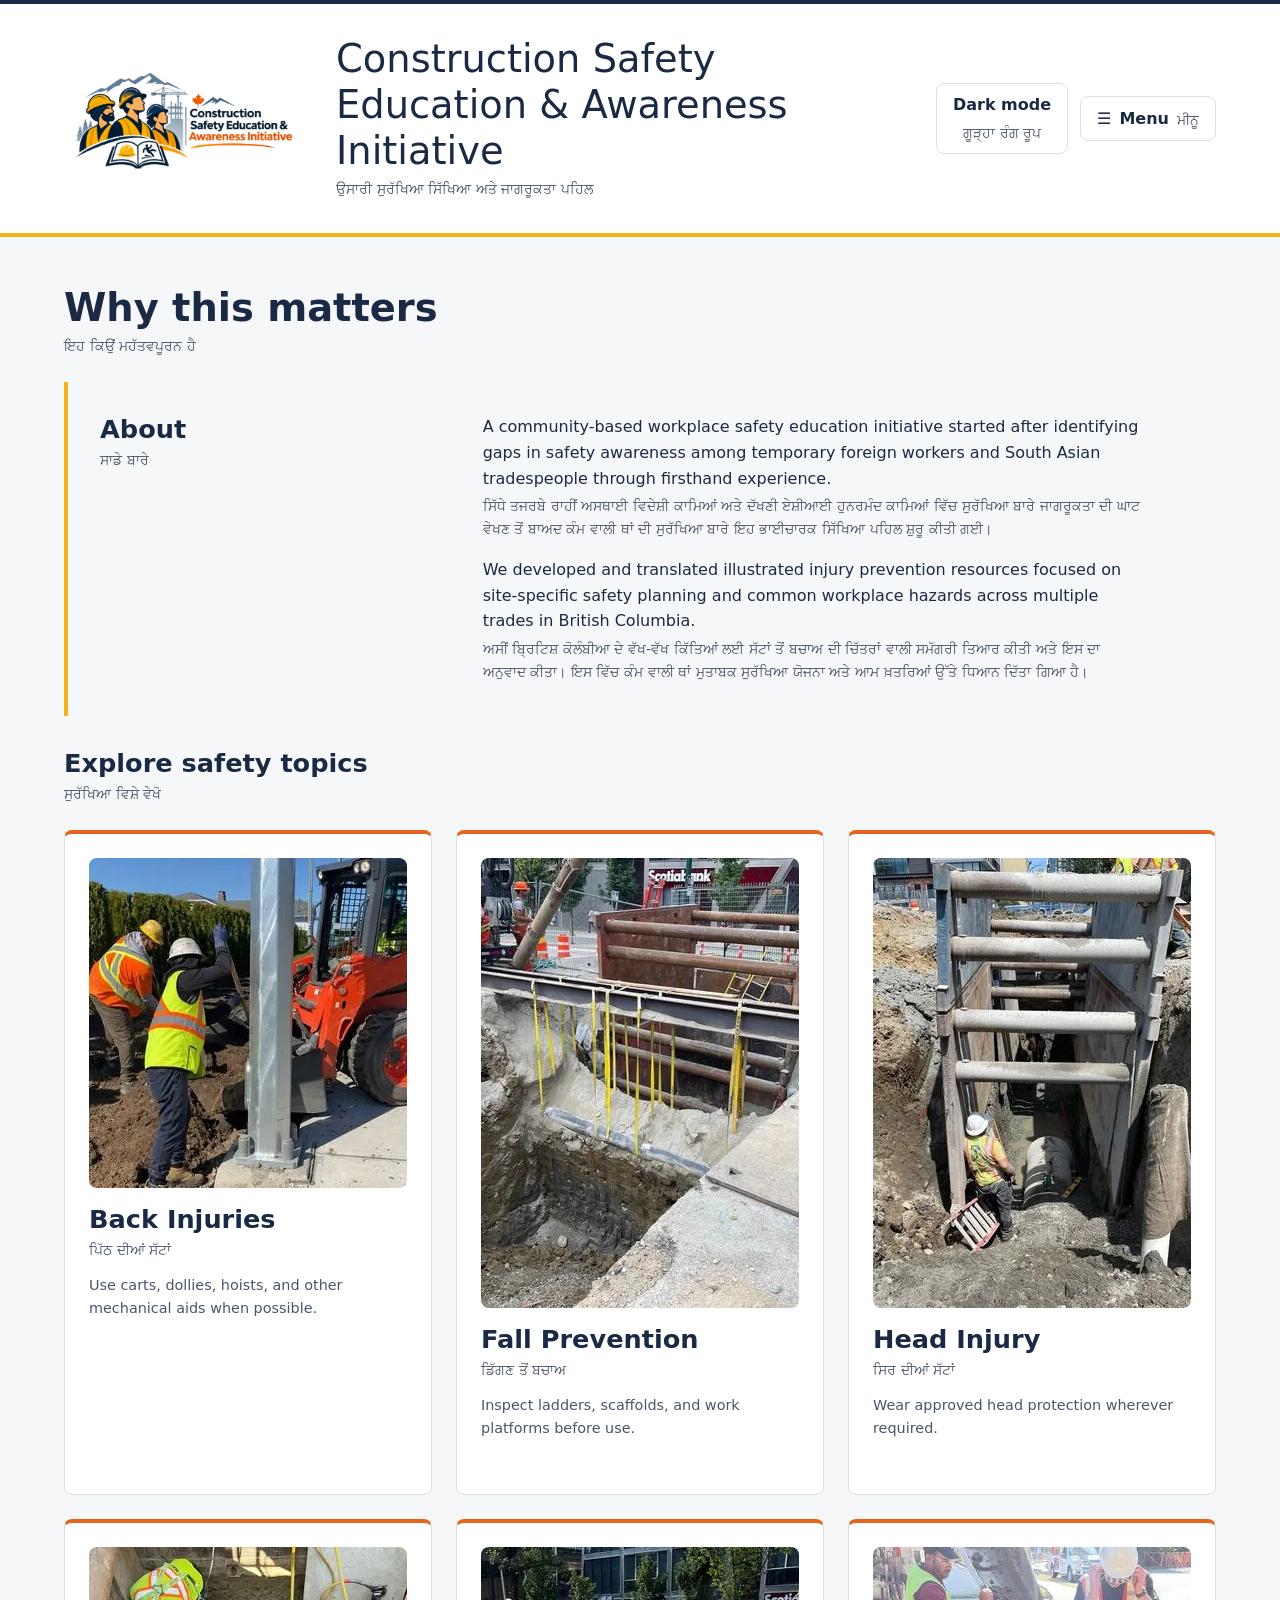
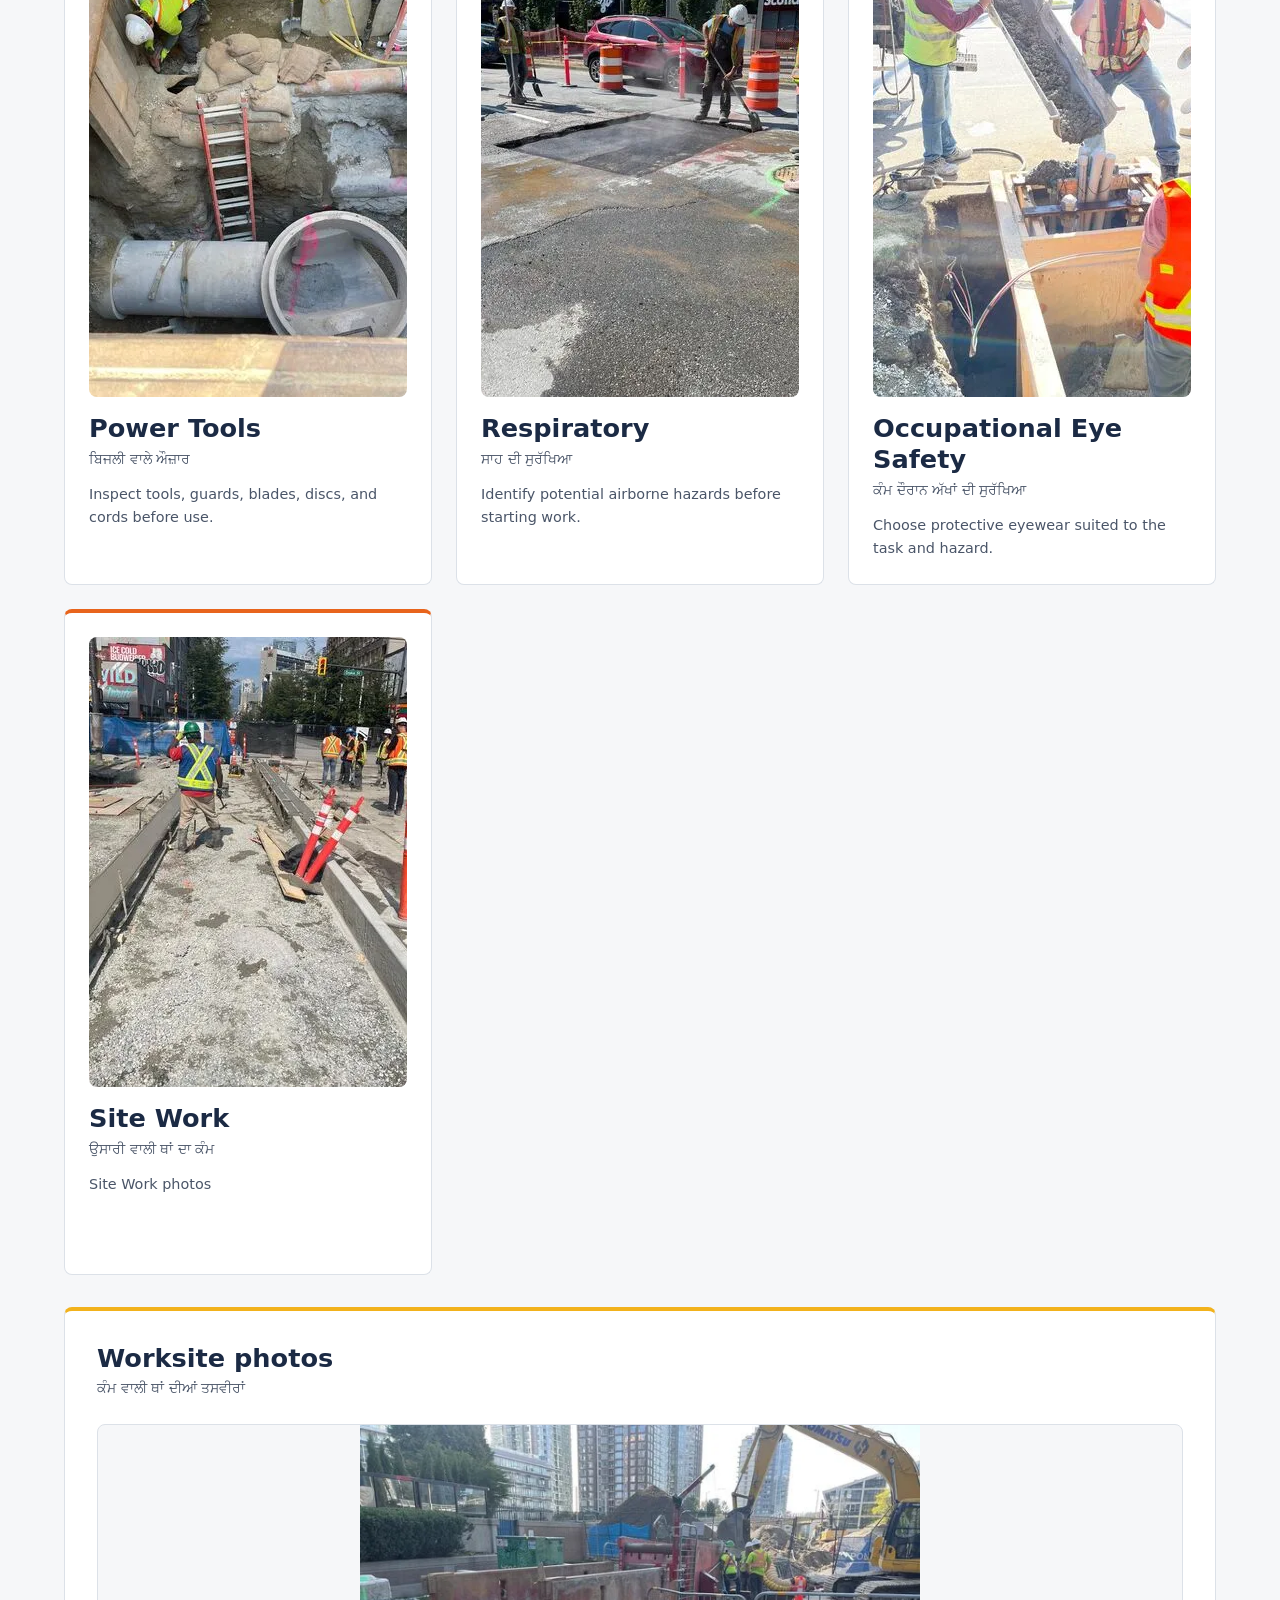
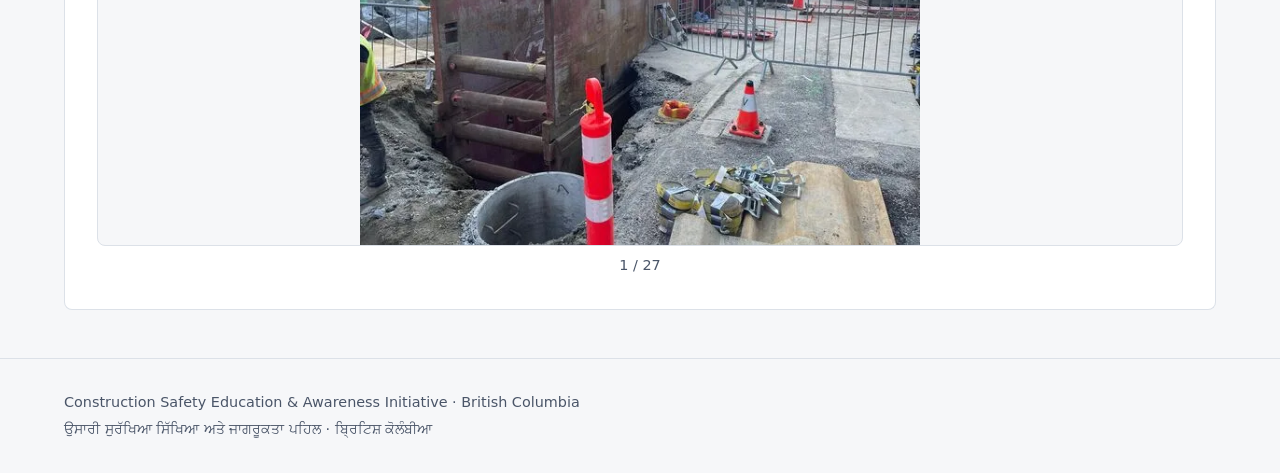
<file: index.html>
<!DOCTYPE html>
<html lang="en">
<head>
  <meta charset="utf-8">
  <meta name="viewport" content="width=device-width, initial-scale=1">
  <title>Why this matters | Construction Safety Education &amp; Awareness Initiative</title>
  <link rel="icon" type="image/png" sizes="32x32" href="images/favicon-32.png">
  <link rel="apple-touch-icon" href="images/apple-touch-icon.png">
  <link rel="stylesheet" href="css/style.css?v=20261118d">
</head>
<body>
  <header class="site-header">
    <div class="container header-inner">
      <a href="index.html" aria-label="Construction Safety Education &amp; Awareness Initiative home"><img src="images/logo-small.webp" srcset="images/logo-small.webp 1x, images/logo.webp 2x" alt="Construction Safety Education &amp; Awareness Initiative logo" class="site-logo" width="600" height="307"></a>
      <a class="site-title" href="index.html">Construction Safety Education &amp; Awareness Initiative<span class="pa" lang="pa">ਉਸਾਰੀ ਸੁਰੱਖਿਆ ਸਿੱਖਿਆ ਅਤੇ ਜਾਗਰੂਕਤਾ ਪਹਿਲ</span></a>
      <div class="header-actions">
        <button type="button" id="theme-toggle" aria-pressed="false" hidden>Dark mode<span class="pa" lang="pa">ਗੂੜ੍ਹਾ ਰੰਗ ਰੂਪ</span></button>
        <button type="button" id="menu-toggle" aria-expanded="false" aria-controls="site-nav"><span aria-hidden="true">☰</span> Menu<span class="pa" lang="pa">ਮੀਨੂ</span></button>
      </div>
    </div>
    <nav id="site-nav" class="container site-nav" aria-label="Main navigation / ਮੁੱਖ ਨੈਵੀਗੇਸ਼ਨ">
      <ul>
        <li><a href="index.html" aria-current="page">Home</a></li>
        <li><a href="back-injuries.html">Back Injuries</a></li>
        <li><a href="fall-prevention.html">Fall Prevention</a></li>
        <li><a href="head-injury.html">Head Injury</a></li>
        <li><a href="power-tools.html">Power Tools</a></li>
        <li><a href="respiratory.html">Respiratory</a></li>
        <li><a href="eye-safety.html">Occupational Eye Safety</a></li>
        <li><a href="site-work.html">Site Work</a></li>
      </ul>
    </nav>
  </header>
  <main class="container">
    <h1 class="topic-heading">Why this matters<span class="pa" lang="pa">ਇਹ ਕਿਉਂ ਮਹੱਤਵਪੂਰਨ ਹੈ</span></h1>
    <section id="about" aria-labelledby="about-heading">
      <h2 id="about-heading">About<span class="pa" lang="pa">ਸਾਡੇ ਬਾਰੇ</span></h2>
      <div class="about-text">
        <p>A community-based workplace safety education initiative started after identifying gaps in safety awareness among temporary foreign workers and South Asian tradespeople through firsthand experience.<span class="pa" lang="pa">ਸਿੱਧੇ ਤਜਰਬੇ ਰਾਹੀਂ ਅਸਥਾਈ ਵਿਦੇਸ਼ੀ ਕਾਮਿਆਂ ਅਤੇ ਦੱਖਣੀ ਏਸ਼ੀਆਈ ਹੁਨਰਮੰਦ ਕਾਮਿਆਂ ਵਿੱਚ ਸੁਰੱਖਿਆ ਬਾਰੇ ਜਾਗਰੂਕਤਾ ਦੀ ਘਾਟ ਵੇਖਣ ਤੋਂ ਬਾਅਦ ਕੰਮ ਵਾਲੀ ਥਾਂ ਦੀ ਸੁਰੱਖਿਆ ਬਾਰੇ ਇਹ ਭਾਈਚਾਰਕ ਸਿੱਖਿਆ ਪਹਿਲ ਸ਼ੁਰੂ ਕੀਤੀ ਗਈ।</span></p>
        <p>We developed and translated illustrated injury prevention resources focused on site-specific safety planning and common workplace hazards across multiple trades in British Columbia.<span class="pa" lang="pa">ਅਸੀਂ ਬ੍ਰਿਟਿਸ਼ ਕੋਲੰਬੀਆ ਦੇ ਵੱਖ-ਵੱਖ ਕਿੱਤਿਆਂ ਲਈ ਸੱਟਾਂ ਤੋਂ ਬਚਾਅ ਦੀ ਚਿੱਤਰਾਂ ਵਾਲੀ ਸਮੱਗਰੀ ਤਿਆਰ ਕੀਤੀ ਅਤੇ ਇਸ ਦਾ ਅਨੁਵਾਦ ਕੀਤਾ। ਇਸ ਵਿੱਚ ਕੰਮ ਵਾਲੀ ਥਾਂ ਮੁਤਾਬਕ ਸੁਰੱਖਿਆ ਯੋਜਨਾ ਅਤੇ ਆਮ ਖ਼ਤਰਿਆਂ ਉੱਤੇ ਧਿਆਨ ਦਿੱਤਾ ਗਿਆ ਹੈ।</span></p>
      </div>
    </section>
    <section aria-labelledby="topics-heading">
      <h2 id="topics-heading">Explore safety topics<span class="pa" lang="pa">ਸੁਰੱਖਿਆ ਵਿਸ਼ੇ ਵੇਖੋ</span></h2>
      <ul class="topic-grid">
        <li>
          <a class="topic-card" href="back-injuries.html">
            <img class="topic-card-img" src="images/photo-10-thumb.webp" alt="" loading="lazy" width="600" height="330">
            <span class="topic-card-title">Back Injuries<span class="pa" lang="pa">ਪਿੱਠ ਦੀਆਂ ਸੱਟਾਂ</span></span>
            <span class="topic-card-desc">Use carts, dollies, hoists, and other mechanical aids when possible.</span>
          </a>
        </li>
        <li>
          <a class="topic-card" href="fall-prevention.html">
            <img class="topic-card-img" src="images/photo-12-thumb.webp" alt="" loading="lazy" width="600" height="450">
            <span class="topic-card-title">Fall Prevention<span class="pa" lang="pa">ਡਿੱਗਣ ਤੋਂ ਬਚਾਅ</span></span>
            <span class="topic-card-desc">Inspect ladders, scaffolds, and work platforms before use.</span>
          </a>
        </li>
        <li>
          <a class="topic-card" href="head-injury.html">
            <img class="topic-card-img" src="images/photo-03-thumb.webp" alt="" loading="lazy" width="600" height="450">
            <span class="topic-card-title">Head Injury<span class="pa" lang="pa">ਸਿਰ ਦੀਆਂ ਸੱਟਾਂ</span></span>
            <span class="topic-card-desc">Wear approved head protection wherever required.</span>
          </a>
        </li>
        <li>
          <a class="topic-card" href="power-tools.html">
            <img class="topic-card-img" src="images/photo-02-thumb.webp" alt="" loading="lazy" width="600" height="450">
            <span class="topic-card-title">Power Tools<span class="pa" lang="pa">ਬਿਜਲੀ ਵਾਲੇ ਔਜ਼ਾਰ</span></span>
            <span class="topic-card-desc">Inspect tools, guards, blades, discs, and cords before use.</span>
          </a>
        </li>
        <li>
          <a class="topic-card" href="respiratory.html">
            <img class="topic-card-img" src="images/photo-08-thumb.webp" alt="" loading="lazy" width="600" height="450">
            <span class="topic-card-title">Respiratory<span class="pa" lang="pa">ਸਾਹ ਦੀ ਸੁਰੱਖਿਆ</span></span>
            <span class="topic-card-desc">Identify potential airborne hazards before starting work.</span>
          </a>
        </li>
        <li>
          <a class="topic-card" href="eye-safety.html">
            <img class="topic-card-img" src="images/photo-21-thumb.webp" alt="" loading="lazy" width="600" height="450">
            <span class="topic-card-title">Occupational Eye Safety<span class="pa" lang="pa">ਕੰਮ ਦੌਰਾਨ ਅੱਖਾਂ ਦੀ ਸੁਰੱਖਿਆ</span></span>
            <span class="topic-card-desc">Choose protective eyewear suited to the task and hazard.</span>
          </a>
        </li>
        <li>
          <a class="topic-card" href="site-work.html">
            <img class="topic-card-img" src="images/photo-04-thumb.webp" alt="" loading="lazy" width="600" height="450">
            <span class="topic-card-title">Site Work<span class="pa" lang="pa">ਉਸਾਰੀ ਵਾਲੀ ਥਾਂ ਦਾ ਕੰਮ</span></span>
            <span class="topic-card-desc">Site Work photos</span>
          </a>
        </li>
      </ul>
    </section>
    <section id="photos" aria-labelledby="photos-heading">
      <h2 id="photos-heading">Worksite photos<span class="pa" lang="pa">ਕੰਮ ਵਾਲੀ ਥਾਂ ਦੀਆਂ ਤਸਵੀਰਾਂ</span></h2>
      <div class="slideshow" role="group" aria-roledescription="carousel / ਤਸਵੀਰਾਂ ਦੀ ਲੜੀ" aria-label="Worksite photos">
        <div class="slideshow-stage"><ul class="slides">
          <li class="is-active"><a class="photo-link" href="images/photo-01.webp"><img src="images/photo-01-thumb.webp" alt="Construction worksite photo 1" loading="lazy" width="600" height="450"></a></li>
          <li><a class="photo-link" href="images/photo-02.webp"><img src="images/photo-02-thumb.webp" alt="Construction worksite photo 2" loading="lazy" width="600" height="450"></a></li>
          <li><a class="photo-link" href="images/photo-03.webp"><img src="images/photo-03-thumb.webp" alt="Construction worksite photo 3" loading="lazy" width="600" height="450"></a></li>
          <li><a class="photo-link" href="images/photo-04.webp"><img src="images/photo-04-thumb.webp" alt="Construction worksite photo 4" loading="lazy" width="600" height="450"></a></li>
          <li><a class="photo-link" href="images/photo-05.webp"><img src="images/photo-05-thumb.webp" alt="Construction worksite photo 5" loading="lazy" width="600" height="450"></a></li>
          <li><a class="photo-link" href="images/photo-06.webp"><img src="images/photo-06-thumb.webp" alt="Construction worksite photo 6" loading="lazy" width="600" height="450"></a></li>
          <li><a class="photo-link" href="images/photo-07.webp"><img src="images/photo-07-thumb.webp" alt="Construction worksite photo 7" loading="lazy" width="600" height="450"></a></li>
          <li><a class="photo-link" href="images/photo-08.webp"><img src="images/photo-08-thumb.webp" alt="Construction worksite photo 8" loading="lazy" width="600" height="450"></a></li>
          <li><a class="photo-link" href="images/photo-09.webp"><img src="images/photo-09-thumb.webp" alt="Construction worksite photo 9" loading="lazy" width="600" height="450"></a></li>
          <li><a class="photo-link" href="images/photo-10.webp"><img src="images/photo-10-thumb.webp" alt="Construction worksite photo 10" loading="lazy" width="600" height="450"></a></li>
          <li><a class="photo-link" href="images/photo-11.webp"><img src="images/photo-11-thumb.webp" alt="Construction worksite photo 11" loading="lazy" width="600" height="450"></a></li>
          <li><a class="photo-link" href="images/photo-12.webp"><img src="images/photo-12-thumb.webp" alt="Construction worksite photo 12" loading="lazy" width="600" height="450"></a></li>
          <li><a class="photo-link" href="images/photo-13.webp"><img src="images/photo-13-thumb.webp" alt="Construction worksite photo 13" loading="lazy" width="600" height="450"></a></li>
          <li><a class="photo-link" href="images/photo-14.webp"><img src="images/photo-14-thumb.webp" alt="Construction worksite photo 14" loading="lazy" width="600" height="450"></a></li>
          <li><a class="photo-link" href="images/photo-15.webp"><img src="images/photo-15-thumb.webp" alt="Construction worksite photo 15" loading="lazy" width="600" height="450"></a></li>
          <li><a class="photo-link" href="images/photo-16.webp"><img src="images/photo-16-thumb.webp" alt="Construction worksite photo 16" loading="lazy" width="600" height="450"></a></li>
          <li><a class="photo-link" href="images/photo-17.webp"><img src="images/photo-17-thumb.webp" alt="Construction worksite photo 17" loading="lazy" width="600" height="450"></a></li>
          <li><a class="photo-link" href="images/photo-18.webp"><img src="images/photo-18-thumb.webp" alt="Construction worksite photo 18" loading="lazy" width="600" height="450"></a></li>
          <li><a class="photo-link" href="images/photo-19.webp"><img src="images/photo-19-thumb.webp" alt="Construction worksite photo 19" loading="lazy" width="600" height="450"></a></li>
          <li><a class="photo-link" href="images/photo-20.webp"><img src="images/photo-20-thumb.webp" alt="Construction worksite photo 20" loading="lazy" width="600" height="450"></a></li>
          <li><a class="photo-link" href="images/photo-21.webp"><img src="images/photo-21-thumb.webp" alt="Construction worksite photo 21" loading="lazy" width="600" height="450"></a></li>
          <li><a class="photo-link" href="images/photo-22.webp"><img src="images/photo-22-thumb.webp" alt="Construction worksite photo 22" loading="lazy" width="600" height="450"></a></li>
          <li><a class="photo-link" href="images/photo-23.webp"><img src="images/photo-23-thumb.webp" alt="Construction worksite photo 23" loading="lazy" width="600" height="450"></a></li>
          <li><a class="photo-link" href="images/photo-24.webp"><img src="images/photo-24-thumb.webp" alt="Construction worksite photo 24" loading="lazy" width="600" height="450"></a></li>
          <li><a class="photo-link" href="images/photo-25.webp"><img src="images/photo-25-thumb.webp" alt="Construction worksite photo 25" loading="lazy" width="600" height="450"></a></li>
          <li><a class="photo-link" href="images/photo-26.webp"><img src="images/photo-26-thumb.webp" alt="Construction worksite photo 26" loading="lazy" width="600" height="450"></a></li>
          <li><a class="photo-link" href="images/photo-27.webp"><img src="images/photo-27-thumb.webp" alt="Construction worksite photo 27" loading="lazy" width="600" height="450"></a></li>
        </ul><button type="button" class="slideshow-arrow slideshow-prev" aria-label="Previous worksite photo" hidden><span aria-hidden="true">&lt;</span></button><button type="button" class="slideshow-arrow slideshow-next" aria-label="Next worksite photo" hidden><span aria-hidden="true">&gt;</span></button></div>
        <div class="slideshow-counter" aria-live="polite">1 / 27</div>
      </div>
    </section>
  </main>
  <footer class="site-footer"><div class="container"><p>Construction Safety Education &amp; Awareness Initiative &middot; British Columbia<span class="pa" lang="pa">ਉਸਾਰੀ ਸੁਰੱਖਿਆ ਸਿੱਖਿਆ ਅਤੇ ਜਾਗਰੂਕਤਾ ਪਹਿਲ · ਬ੍ਰਿਟਿਸ਼ ਕੋਲੰਬੀਆ</span></p></div></footer>
  <dialog id="lightbox" aria-labelledby="lightbox-caption">
    <form method="dialog"><button id="lightbox-close" autofocus>Close<span class="pa" lang="pa">ਬੰਦ ਕਰੋ</span></button></form>
    <figure><img id="lightbox-img" alt=""><figcaption id="lightbox-caption" aria-live="polite"></figcaption></figure>
    <div class="viewer-controls"><button type="button" id="lightbox-prev">Previous<span class="pa" lang="pa">ਪਿਛਲੀ</span></button><button type="button" id="lightbox-next">Next<span class="pa" lang="pa">ਅਗਲੀ</span></button></div>
  </dialog>
  <script src="js/main.js?v=20261118d" defer></script>
</body>
</html>
</file>
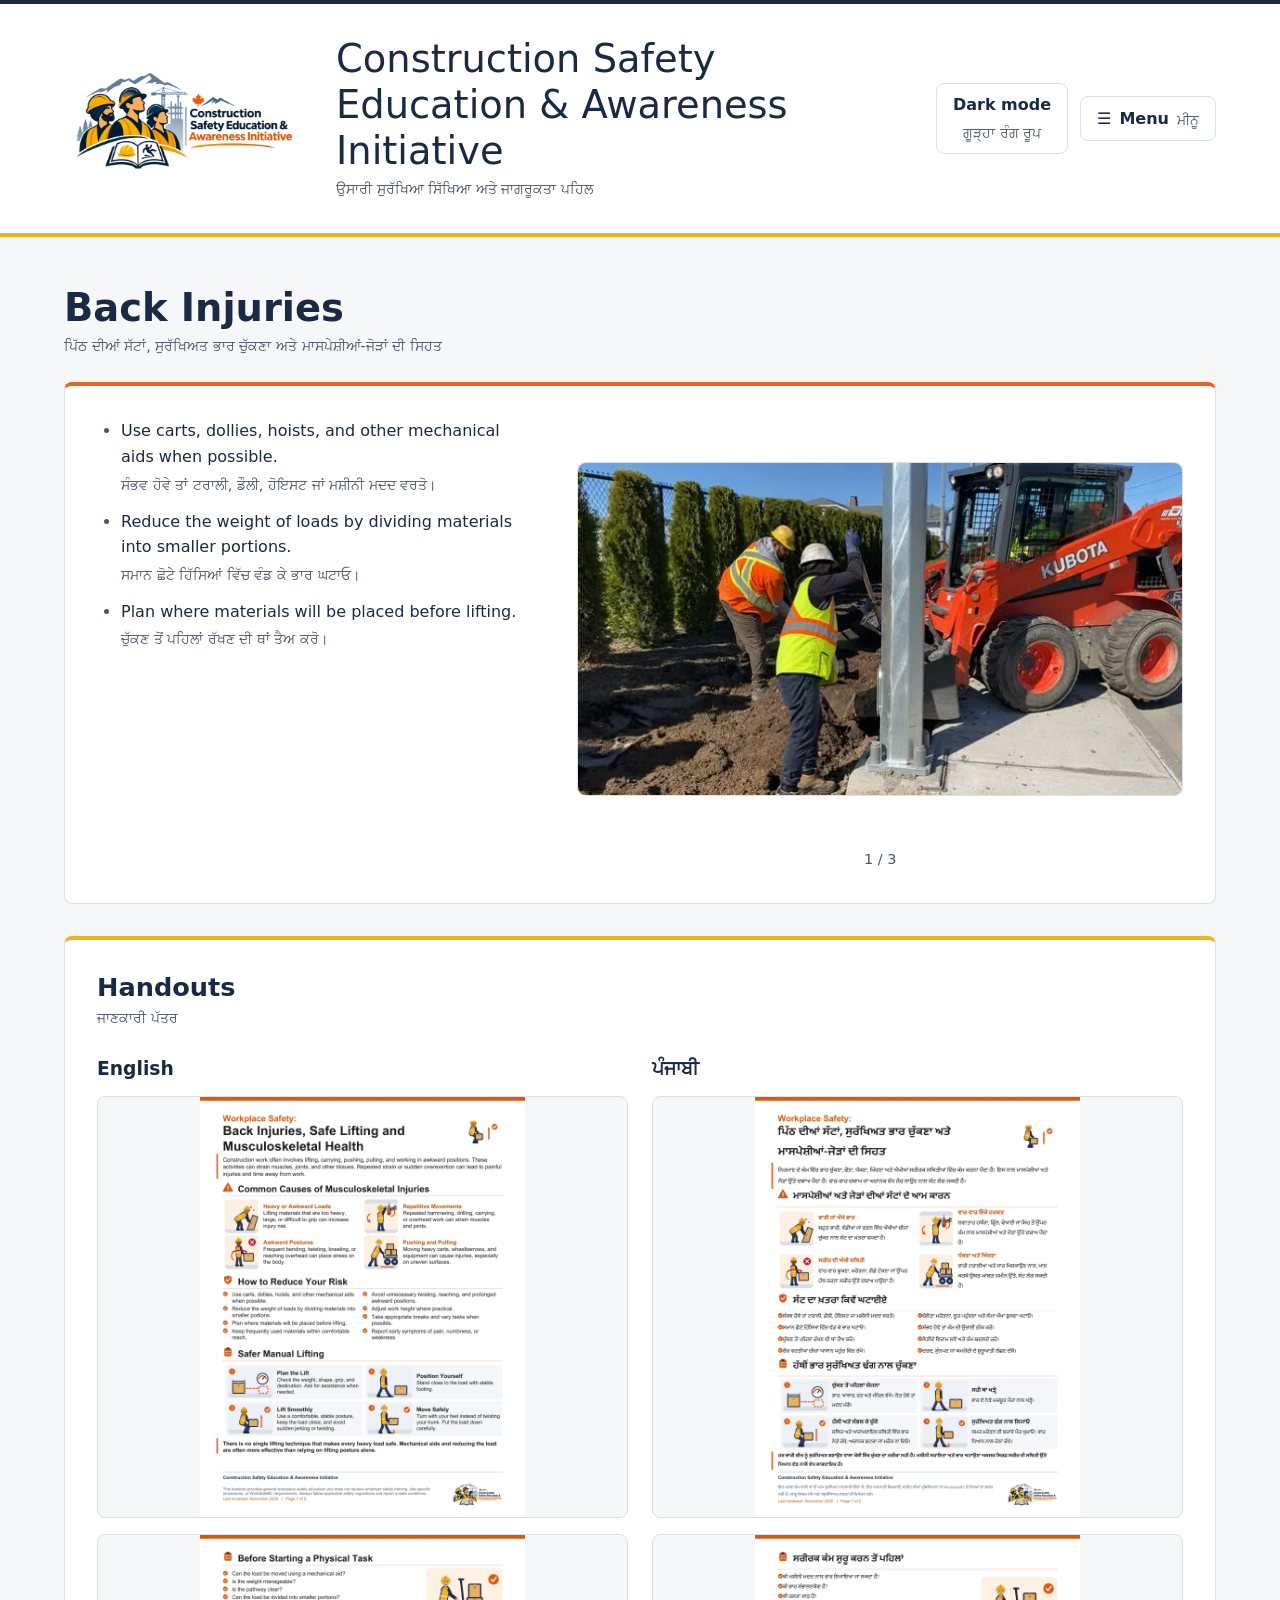
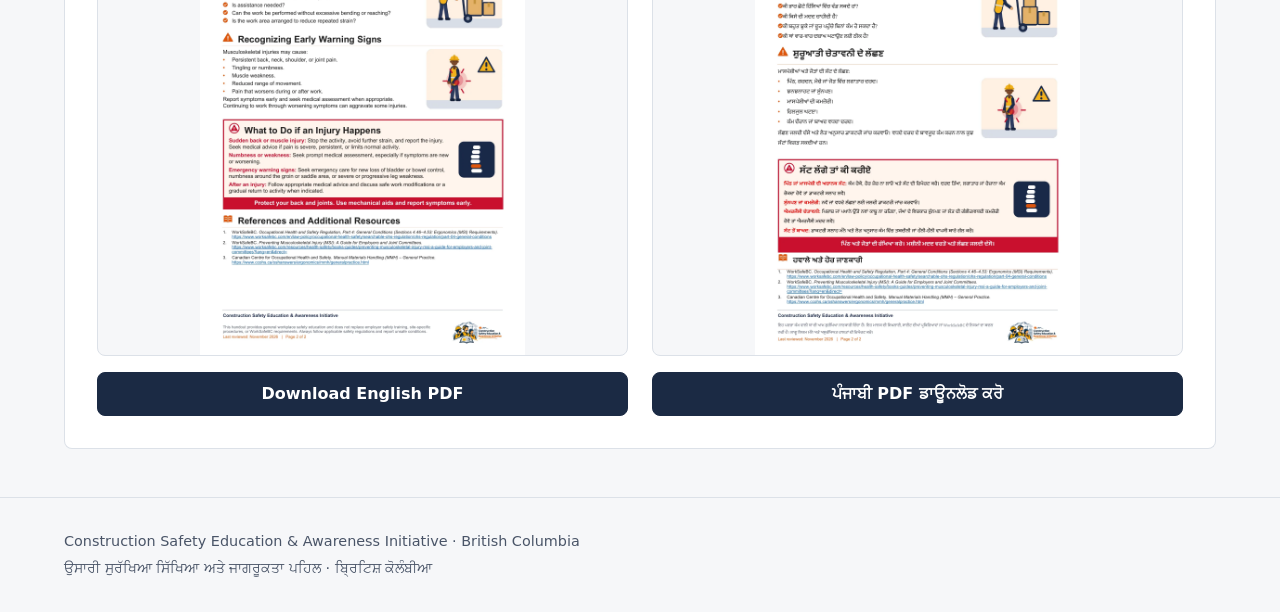
<file: back-injuries.html>
<!DOCTYPE html>
<html lang="en">
<head>
  <meta charset="utf-8">
  <meta name="viewport" content="width=device-width, initial-scale=1">
  <title>Back Injuries | Construction Safety Education &amp; Awareness Initiative</title>
  <link rel="icon" type="image/png" sizes="32x32" href="images/favicon-32.png">
  <link rel="apple-touch-icon" href="images/apple-touch-icon.png">
  <link rel="stylesheet" href="css/style.css?v=20261118d">
</head>
<body>
  <header class="site-header">
    <div class="container header-inner">
      <a href="index.html" aria-label="Construction Safety Education &amp; Awareness Initiative home"><img src="images/logo-small.webp" srcset="images/logo-small.webp 1x, images/logo.webp 2x" alt="Construction Safety Education &amp; Awareness Initiative logo" class="site-logo" width="600" height="307"></a>
      <a class="site-title" href="index.html">Construction Safety Education &amp; Awareness Initiative<span class="pa" lang="pa">ਉਸਾਰੀ ਸੁਰੱਖਿਆ ਸਿੱਖਿਆ ਅਤੇ ਜਾਗਰੂਕਤਾ ਪਹਿਲ</span></a>
      <div class="header-actions">
        <button type="button" id="theme-toggle" aria-pressed="false" hidden>Dark mode<span class="pa" lang="pa">ਗੂੜ੍ਹਾ ਰੰਗ ਰੂਪ</span></button>
        <button type="button" id="menu-toggle" aria-expanded="false" aria-controls="site-nav"><span aria-hidden="true">☰</span> Menu<span class="pa" lang="pa">ਮੀਨੂ</span></button>
      </div>
    </div>
    <nav id="site-nav" class="container site-nav" aria-label="Main navigation / ਮੁੱਖ ਨੈਵੀਗੇਸ਼ਨ">
      <ul>
        <li><a href="index.html">Home</a></li>
        <li><a href="back-injuries.html" aria-current="page">Back Injuries</a></li>
        <li><a href="fall-prevention.html">Fall Prevention</a></li>
        <li><a href="head-injury.html">Head Injury</a></li>
        <li><a href="power-tools.html">Power Tools</a></li>
        <li><a href="respiratory.html">Respiratory</a></li>
        <li><a href="eye-safety.html">Occupational Eye Safety</a></li>
        <li><a href="site-work.html">Site Work</a></li>
      </ul>
    </nav>
  </header>
  <main class="container">
    <h1 id="back-injuries-heading" class="topic-heading">Back Injuries<span class="pa" lang="pa">ਪਿੱਠ ਦੀਆਂ ਸੱਟਾਂ, ਸੁਰੱਖਿਅਤ ਭਾਰ ਚੁੱਕਣਾ ਅਤੇ ਮਾਸਪੇਸ਼ੀਆਂ-ਜੋੜਾਂ ਦੀ ਸਿਹਤ</span></h1>
<section id="back-injuries" class="topic" aria-labelledby="back-injuries-heading">
      <div class="topic-guide">
        
        <ul class="topic-points">
          <li>Use carts, dollies, hoists, and other mechanical aids when possible.<span class="pa" lang="pa">ਸੰਭਵ ਹੋਵੇ ਤਾਂ ਟਰਾਲੀ, ਡੌਲੀ, ਹੋਇਸਟ ਜਾਂ ਮਸ਼ੀਨੀ ਮਦਦ ਵਰਤੋ।</span></li>
          <li>Reduce the weight of loads by dividing materials into smaller portions.<span class="pa" lang="pa">ਸਮਾਨ ਛੋਟੇ ਹਿੱਸਿਆਂ ਵਿੱਚ ਵੰਡ ਕੇ ਭਾਰ ਘਟਾਓ।</span></li>
          <li>Plan where materials will be placed before lifting.<span class="pa" lang="pa">ਚੁੱਕਣ ਤੋਂ ਪਹਿਲਾਂ ਰੱਖਣ ਦੀ ਥਾਂ ਤੈਅ ਕਰੋ।</span></li>
        </ul>
      </div>
      <div class="slideshow" role="group" aria-roledescription="carousel / ਤਸਵੀਰਾਂ ਦੀ ਲੜੀ" aria-label="Back Injuries photos">
        <div class="slideshow-stage">
          <ul class="slides">
            <li class="is-active"><a class="photo-link" href="images/photo-10.webp" data-pa="ਸਕਿਡ-ਸਟੀਅਰ ਲੋਡਰ ਅਤੇ ਸਟੀਲ ਦੇ ਖੰਭੇ ਕੋਲ ਬੇਲਚੇ ਨਾਲ ਕੰਮ ਕਰਦੇ ਕਾਮੇ"><img src="images/photo-10-thumb.webp" alt="Workers shovelling beside a skid-steer loader and steel post" loading="lazy" width="600" height="330"></a></li>
            <li><a class="photo-link" href="images/photo-19.webp" data-pa="ਛੋਟੀ ਖੁਦਾਈ ਮਸ਼ੀਨ ਕੋਲ ਬੇਲਚੇ ਨਾਲ ਕੰਮ ਕਰਦਾ ਕਾਮਾ"><img src="images/photo-19-thumb.webp" alt="Worker shovelling beside a compact excavator" loading="lazy" width="600" height="1103"></a></li>
            <li><a class="photo-link" href="images/photo-27.webp" data-pa="ਕੰਕਰੀਟ ਪਾਉਣ ਵਾਲੀ ਨਾਲੀ ਕੋਲ ਸਾਂਚੇ ਉੱਤੇ ਝੁਕਿਆ ਕਾਮਾ"><img src="images/photo-27-thumb.webp" alt="Worker leaning over concrete formwork beside a delivery chute" loading="lazy" width="600" height="450"></a></li>
          </ul>
          <button type="button" class="slideshow-arrow slideshow-prev" aria-label="Previous Back Injuries photo" hidden><span aria-hidden="true"><</span></button>
          <button type="button" class="slideshow-arrow slideshow-next" aria-label="Next Back Injuries photo" hidden><span aria-hidden="true">></span></button>
        </div>
        <div class="slideshow-counter" aria-live="polite">1 / 3</div>
      </div>
    </section>
    <section class="handout-section" aria-labelledby="handouts-heading"><h2 id="handouts-heading">Handouts<span class="pa" lang="pa">ਜਾਣਕਾਰੀ ਪੱਤਰ</span></h2><div class="handout-pages">
        <div class="handout-language"><h3>English</h3><ul class="handout-language-pages">
          <li><a class="photo-link" href="images/handouts/back-injuries-en-p1.webp"><img src="images/handouts/back-injuries-en-p1.webp" alt="Back Injuries English handout, page 1" loading="lazy"></a></li>
          <li><a class="photo-link" href="images/handouts/back-injuries-en-p2.webp"><img src="images/handouts/back-injuries-en-p2.webp" alt="Back Injuries English handout, page 2" loading="lazy"></a></li>
        </ul><a class="btn btn-en handout-download" href="handouts/back-injuries-en.pdf" download>Download English PDF</a></div>
        <div class="handout-language"><h3>ਪੰਜਾਬੀ</h3><ul class="handout-language-pages">
          <li><a class="photo-link" href="images/handouts/back-injuries-pa-p1.webp"><img src="images/handouts/back-injuries-pa-p1.webp" alt="Back Injuries Punjabi handout, page 1" loading="lazy"></a></li>
          <li><a class="photo-link" href="images/handouts/back-injuries-pa-p2.webp"><img src="images/handouts/back-injuries-pa-p2.webp" alt="Back Injuries Punjabi handout, page 2" loading="lazy"></a></li>
        </ul><a class="btn btn-en handout-download" href="handouts/back-injuries-pa.pdf" download>ਪੰਜਾਬੀ PDF ਡਾਊਨਲੋਡ ਕਰੋ</a></div>
      </div></section>
  </main>
  <footer class="site-footer"><div class="container"><p>Construction Safety Education &amp; Awareness Initiative &middot; British Columbia<span class="pa" lang="pa">ਉਸਾਰੀ ਸੁਰੱਖਿਆ ਸਿੱਖਿਆ ਅਤੇ ਜਾਗਰੂਕਤਾ ਪਹਿਲ · ਬ੍ਰਿਟਿਸ਼ ਕੋਲੰਬੀਆ</span></p></div></footer>
  <dialog id="lightbox" aria-labelledby="lightbox-caption">
    <form method="dialog"><button id="lightbox-close" autofocus>Close<span class="pa" lang="pa">ਬੰਦ ਕਰੋ</span></button></form>
    <figure><img id="lightbox-img" alt=""><figcaption id="lightbox-caption" aria-live="polite"></figcaption></figure>
    <div class="viewer-controls"><button type="button" id="lightbox-prev">Previous<span class="pa" lang="pa">ਪਿਛਲੀ</span></button><button type="button" id="lightbox-next">Next<span class="pa" lang="pa">ਅਗਲੀ</span></button></div>
  </dialog>
  <script src="js/main.js?v=20261118d" defer></script>
</body>
</html>
</file>
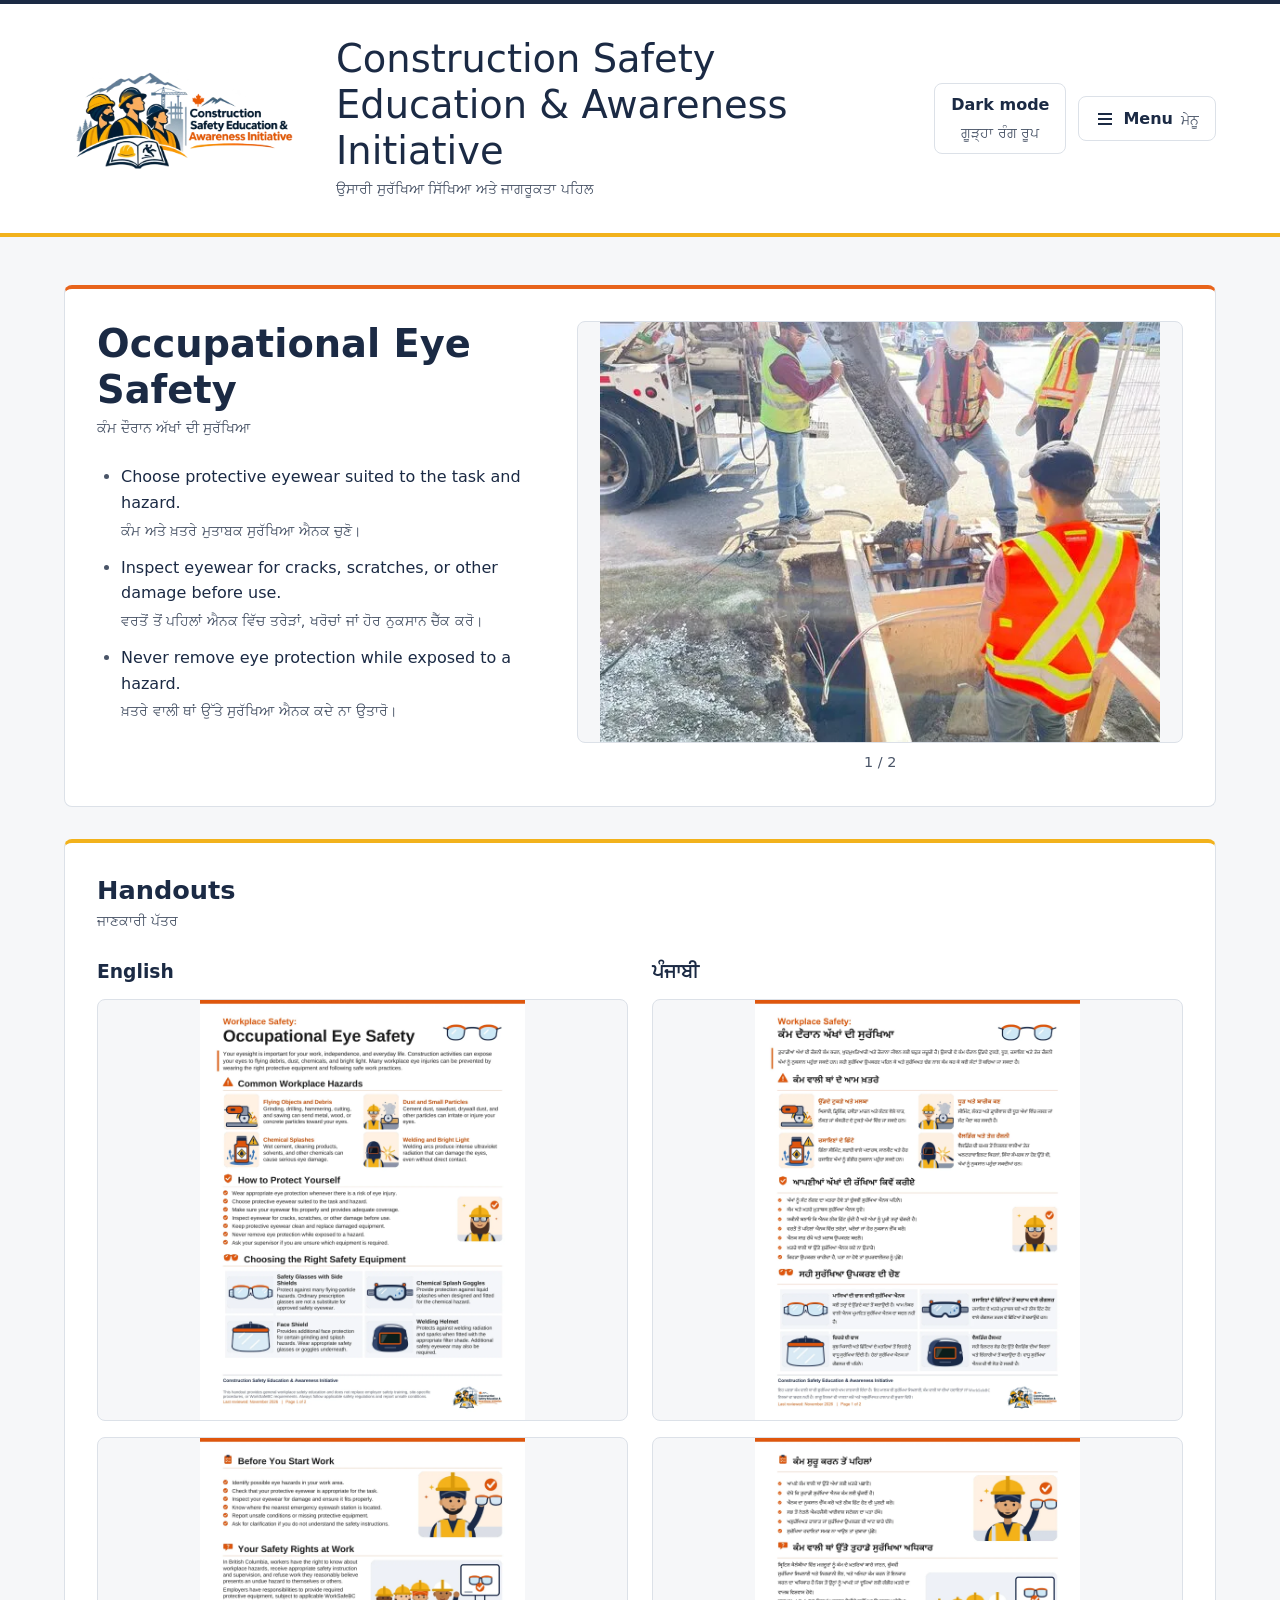
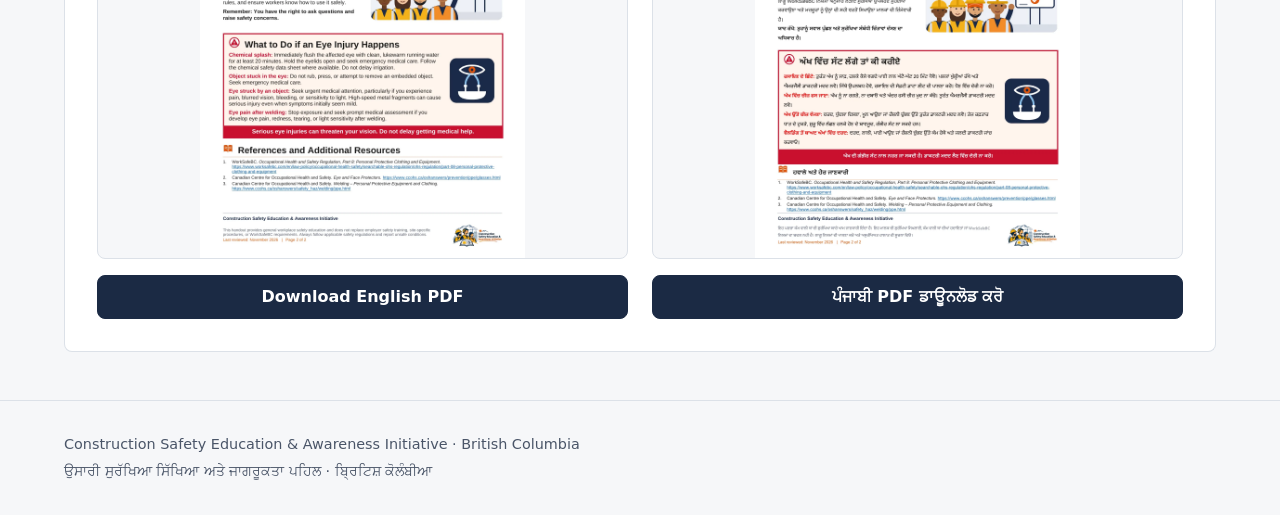
<file: eye-safety.html>
<!DOCTYPE html>
<html lang="en">
<head>
  <meta charset="utf-8">
  <meta name="viewport" content="width=device-width, initial-scale=1">
  <title lang="pa">Occupational Eye Safety | ਕੰਮ ਦੌਰਾਨ ਅੱਖਾਂ ਦੀ ਸੁਰੱਖਿਆ | Construction Safety Education &amp; Awareness Initiative</title>
  <link rel="icon" type="image/png" sizes="32x32" href="images/favicon-32.png">
  <link rel="apple-touch-icon" href="images/apple-touch-icon.png">
  <link rel="stylesheet" href="css/style.css?v=20261118d">
</head>
<body>
  <header class="site-header">
    <div class="container header-inner">
      <img
        src="images/logo-small.webp"
        srcset="images/logo-small.webp 1x, images/logo.webp 2x"
        alt="Construction Safety Education &amp; Awareness Initiative logo"
        class="site-logo"
        width="600"
        height="307"
      >
      <p class="site-title">Construction Safety Education &amp; Awareness Initiative<span class="pa" lang="pa">ਉਸਾਰੀ ਸੁਰੱਖਿਆ ਸਿੱਖਿਆ ਅਤੇ ਜਾਗਰੂਕਤਾ ਪਹਿਲ</span></p>
      <div class="header-actions">
        <button type="button" id="theme-toggle" aria-pressed="false" hidden>Dark mode<span class="pa" lang="pa">ਗੂੜ੍ਹਾ ਰੰਗ ਰੂਪ</span></button>
        <button type="button" id="menu-toggle" aria-expanded="false" aria-controls="site-nav"><svg width="20" height="20" viewBox="0 0 20 20" fill="none" stroke="currentColor" stroke-width="2" aria-hidden="true"><line x1="3" y1="5" x2="17" y2="5"/><line x1="3" y1="10" x2="17" y2="10"/><line x1="3" y1="15" x2="17" y2="15"/></svg>Menu<span class="pa" lang="pa">ਮੇਨੂ</span></button>
      </div>
    </div>
    <nav id="site-nav" class="container site-nav" aria-label="Main navigation / ਮੁੱਖ ਨੈਵੀਗੇਸ਼ਨ">
      <ul>
        <li><a href="index.html">Home<span class="pa" lang="pa">ਮੁੱਖ ਪੰਨਾ</span></a></li>
        <li><a href="back-injuries.html">Back Injuries<span class="pa" lang="pa">ਪਿੱਠ ਦੀਆਂ ਸੱਟਾਂ</span></a></li>
        <li><a href="fall-prevention.html">Fall Prevention<span class="pa" lang="pa">ਡਿੱਗਣ ਤੋਂ ਬਚਾਅ</span></a></li>
        <li><a href="head-injury.html">Head Injury<span class="pa" lang="pa">ਸਿਰ ਦੀਆਂ ਸੱਟਾਂ</span></a></li>
        <li><a href="power-tools.html">Power Tools<span class="pa" lang="pa">ਬਿਜਲੀ ਵਾਲੇ ਔਜ਼ਾਰ</span></a></li>
        <li><a href="respiratory.html">Respiratory<span class="pa" lang="pa">ਸਾਹ ਦੀ ਸੁਰੱਖਿਆ</span></a></li>
        <li><a href="eye-safety.html" aria-current="page">Occupational Eye Safety<span class="pa" lang="pa">ਅੱਖਾਂ ਦੀ ਸੁਰੱਖਿਆ</span></a></li>
        <li><a href="site-work.html">Site Work<span class="pa" lang="pa">ਉਸਾਰੀ ਵਾਲੀ ਥਾਂ ਦਾ ਕੰਮ</span></a></li>
      </ul>
    </nav>
  </header>

  <main class="container">
    <section id="eye-safety" class="topic" aria-labelledby="eye-safety-heading">
      <div class="topic-guide">
        <h1 id="eye-safety-heading" class="topic-heading">Occupational Eye Safety<span class="pa" lang="pa">ਕੰਮ ਦੌਰਾਨ ਅੱਖਾਂ ਦੀ ਸੁਰੱਖਿਆ</span></h1>
        <ul class="topic-points">
          <li>Choose protective eyewear suited to the task and hazard.<span class="pa" lang="pa">ਕੰਮ ਅਤੇ ਖ਼ਤਰੇ ਮੁਤਾਬਕ ਸੁਰੱਖਿਆ ਐਨਕ ਚੁਣੋ।</span></li>
          <li>Inspect eyewear for cracks, scratches, or other damage before use.<span class="pa" lang="pa">ਵਰਤੋਂ ਤੋਂ ਪਹਿਲਾਂ ਐਨਕ ਵਿੱਚ ਤਰੇੜਾਂ, ਖਰੋਚਾਂ ਜਾਂ ਹੋਰ ਨੁਕਸਾਨ ਚੈੱਕ ਕਰੋ।</span></li>
          <li>Never remove eye protection while exposed to a hazard.<span class="pa" lang="pa">ਖ਼ਤਰੇ ਵਾਲੀ ਥਾਂ ਉੱਤੇ ਸੁਰੱਖਿਆ ਐਨਕ ਕਦੇ ਨਾ ਉਤਾਰੋ।</span></li>
        </ul>
      </div>
      <div class="slideshow" role="group" aria-roledescription="carousel / ਤਸਵੀਰਾਂ ਦੀ ਲੜੀ" aria-label="Occupational Eye Safety photos">
        <div class="slideshow-stage">
          <ul class="slides">
            <li class="is-active"><a class="photo-link" href="images/photo-21.webp" data-pa="ਖੁਦਾਈ ਕੋਲ ਲੱਕੜ ਦੇ ਸਾਂਚੇ ਵਿੱਚ ਕੰਕਰੀਟ ਪਾਉਂਦੇ ਕਾਮੇ"><img src="images/photo-21-thumb.webp" alt="Workers placing concrete into timber formwork beside an excavation" loading="lazy" width="600" height="450"></a></li>
            <li><a class="photo-link" href="images/photo-24.webp" data-pa="ਨਾਲੀ ਤੋਂ ਲੱਕੜ ਦੇ ਸਾਂਚੇ ਵਿੱਚ ਕੰਕਰੀਟ ਪਾਉਂਦੇ ਕਾਮੇ"><img src="images/photo-24-thumb.webp" alt="Workers guiding concrete from a chute into timber formwork" loading="lazy" width="600" height="450"></a></li>
          </ul>
          <button type="button" class="slideshow-arrow slideshow-prev" aria-label="Previous Occupational Eye Safety photo" hidden><span aria-hidden="true">&lt;</span></button>
          <button type="button" class="slideshow-arrow slideshow-next" aria-label="Next Occupational Eye Safety photo" hidden><span aria-hidden="true">&gt;</span></button>
        </div>
        <div class="slideshow-counter" aria-live="polite">1 / 2</div>
      </div>
    </section>

    <section class="handout-section" aria-labelledby="handouts-heading"><h2 id="handouts-heading">Handouts<span class="pa" lang="pa">ਜਾਣਕਾਰੀ ਪੱਤਰ</span></h2><div class="handout-pages">
        <div class="handout-language"><h3>English</h3><ul class="handout-language-pages">
          <li><a class="photo-link" href="images/handouts/eye-safety-en-p1.webp" data-pa="ਅੱਖਾਂ ਦੀ ਸੁਰੱਖਿਆ ਅੰਗਰੇਜ਼ੀ ਹੈਂਡਆਊਟ, ਪੰਨਾ 1"><img src="images/handouts/eye-safety-en-p1.webp" alt="Occupational Eye Safety English handout, page 1" loading="lazy"></a></li>
          <li><a class="photo-link" href="images/handouts/eye-safety-en-p2.webp" data-pa="ਅੱਖਾਂ ਦੀ ਸੁਰੱਖਿਆ ਅੰਗਰੇਜ਼ੀ ਹੈਂਡਆਊਟ, ਪੰਨਾ 2"><img src="images/handouts/eye-safety-en-p2.webp" alt="Occupational Eye Safety English handout, page 2" loading="lazy"></a></li>
        </ul><a class="btn btn-en handout-download" href="handouts/eye-safety-en.pdf" download>Download English PDF</a></div>
        <div class="handout-language"><h3>ਪੰਜਾਬੀ</h3><ul class="handout-language-pages">
          <li><a class="photo-link" href="images/handouts/eye-safety-pa-p1.webp" data-pa="ਅੱਖਾਂ ਦੀ ਸੁਰੱਖਿਆ ਪੰਜਾਬੀ ਹੈਂਡਆਊਟ, ਪੰਨਾ 1"><img src="images/handouts/eye-safety-pa-p1.webp" alt="Occupational Eye Safety Punjabi handout, page 1" loading="lazy"></a></li>
          <li><a class="photo-link" href="images/handouts/eye-safety-pa-p2.webp" data-pa="ਅੱਖਾਂ ਦੀ ਸੁਰੱਖਿਆ ਪੰਜਾਬੀ ਹੈਂਡਆਊਟ, ਪੰਨਾ 2"><img src="images/handouts/eye-safety-pa-p2.webp" alt="Occupational Eye Safety Punjabi handout, page 2" loading="lazy"></a></li>
        </ul><a class="btn btn-en handout-download" href="handouts/eye-safety-pa.pdf" download>ਪੰਜਾਬੀ PDF ਡਾਊਨਲੋਡ ਕਰੋ</a></div>
      </div></section>
  </main>

  <footer class="site-footer">
    <div class="container">
      <p>Construction Safety Education &amp; Awareness Initiative &middot; British Columbia<span class="pa" lang="pa">ਉਸਾਰੀ ਸੁਰੱਖਿਆ ਸਿੱਖਿਆ ਅਤੇ ਜਾਗਰੂਕਤਾ ਪਹਿਲ · ਬ੍ਰਿਟਿਸ਼ ਕੋਲੰਬੀਆ</span></p>
    </div>
  </footer>

  <dialog id="lightbox" aria-labelledby="lightbox-caption">
    <form method="dialog"><button id="lightbox-close" autofocus>Close<span class="pa" lang="pa">ਬੰਦ ਕਰੋ</span></button></form>
    <figure>
      <img id="lightbox-img" alt="">
      <figcaption id="lightbox-caption" aria-live="polite"></figcaption>
    </figure>
    <div class="viewer-controls">
      <button type="button" id="lightbox-prev">Previous<span class="pa" lang="pa">ਪਿਛਲੀ</span></button>
      <button type="button" id="lightbox-next">Next<span class="pa" lang="pa">ਅਗਲੀ</span></button>
    </div>
  </dialog>

  <script src="js/main.js?v=20261118d" defer></script>
</body>
</html>
</file>
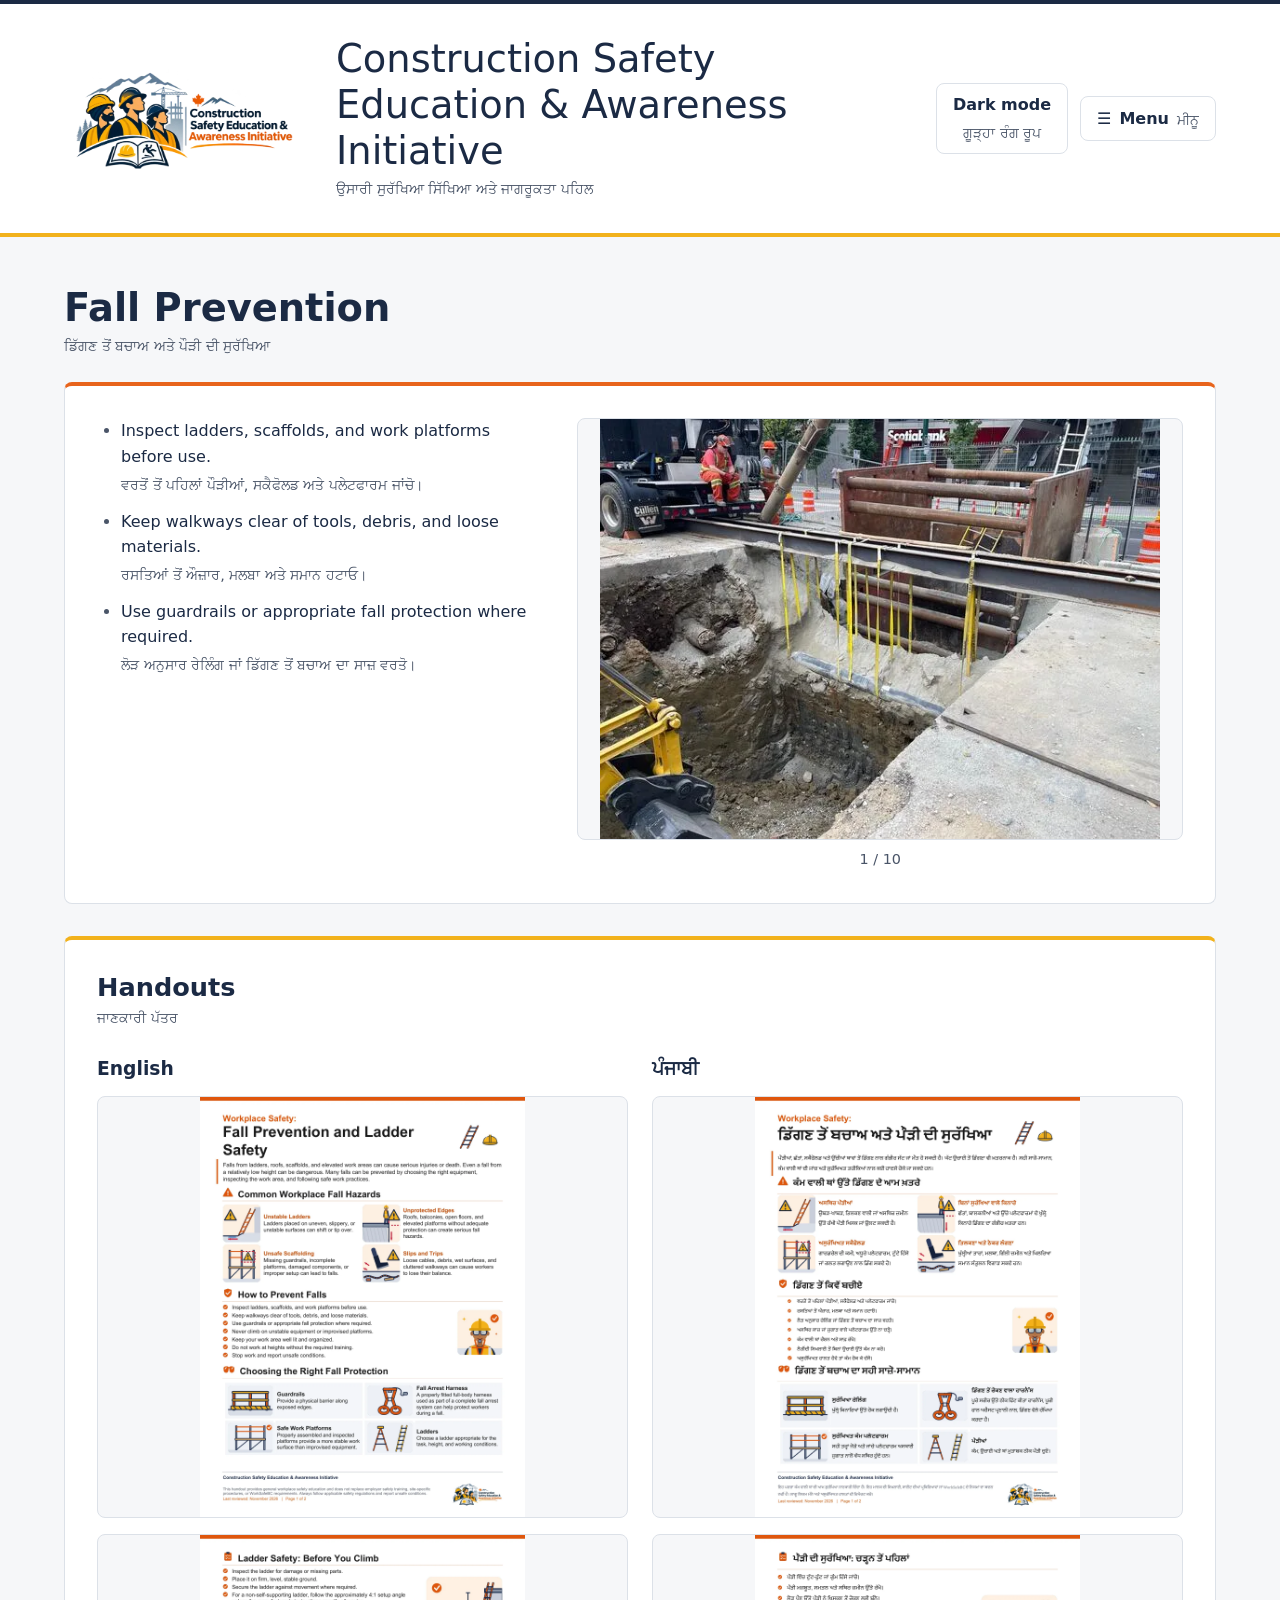
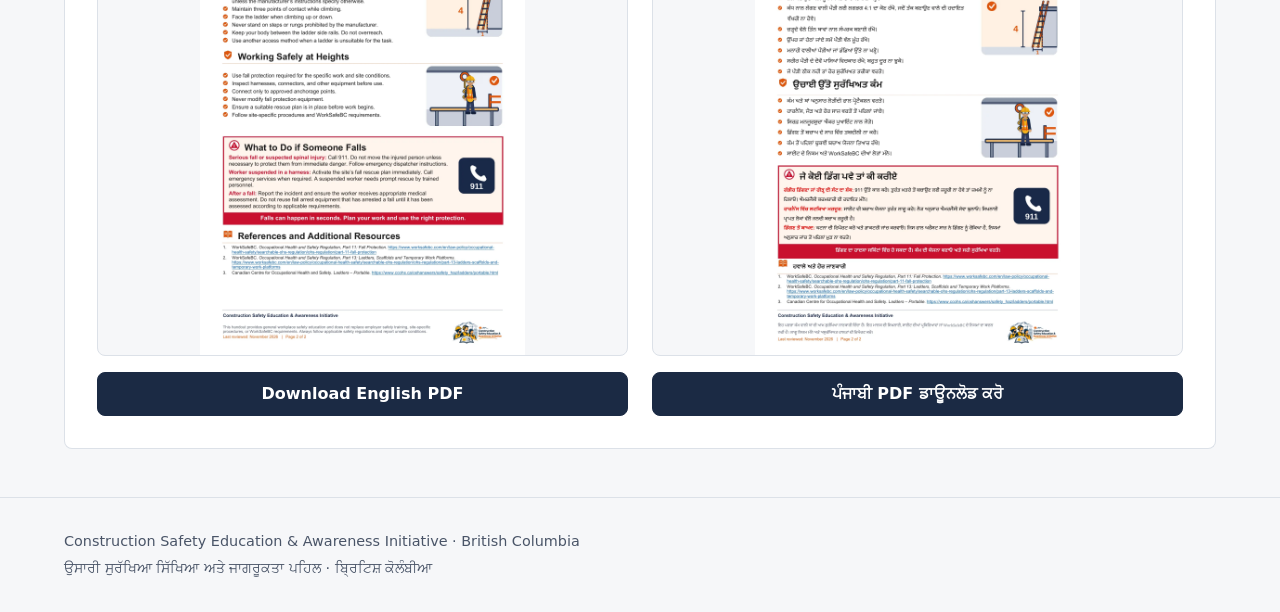
<file: fall-prevention.html>
<!DOCTYPE html>
<html lang="en">
<head>
  <meta charset="utf-8">
  <meta name="viewport" content="width=device-width, initial-scale=1">
  <title>Fall Prevention | Construction Safety Education &amp; Awareness Initiative</title>
  <link rel="icon" type="image/png" sizes="32x32" href="images/favicon-32.png">
  <link rel="apple-touch-icon" href="images/apple-touch-icon.png">
  <link rel="stylesheet" href="css/style.css?v=20261118d">
</head>
<body>
  <header class="site-header">
    <div class="container header-inner">
      <a href="index.html" aria-label="Construction Safety Education &amp; Awareness Initiative home"><img src="images/logo-small.webp" srcset="images/logo-small.webp 1x, images/logo.webp 2x" alt="Construction Safety Education &amp; Awareness Initiative logo" class="site-logo" width="600" height="307"></a>
      <a class="site-title" href="index.html">Construction Safety Education &amp; Awareness Initiative<span class="pa" lang="pa">ਉਸਾਰੀ ਸੁਰੱਖਿਆ ਸਿੱਖਿਆ ਅਤੇ ਜਾਗਰੂਕਤਾ ਪਹਿਲ</span></a>
      <div class="header-actions">
        <button type="button" id="theme-toggle" aria-pressed="false" hidden>Dark mode<span class="pa" lang="pa">ਗੂੜ੍ਹਾ ਰੰਗ ਰੂਪ</span></button>
        <button type="button" id="menu-toggle" aria-expanded="false" aria-controls="site-nav"><span aria-hidden="true">☰</span> Menu<span class="pa" lang="pa">ਮੀਨੂ</span></button>
      </div>
    </div>
    <nav id="site-nav" class="container site-nav" aria-label="Main navigation / ਮੁੱਖ ਨੈਵੀਗੇਸ਼ਨ">
      <ul>
        <li><a href="index.html">Home</a></li>
        <li><a href="back-injuries.html">Back Injuries</a></li>
        <li><a href="fall-prevention.html" aria-current="page">Fall Prevention</a></li>
        <li><a href="head-injury.html">Head Injury</a></li>
        <li><a href="power-tools.html">Power Tools</a></li>
        <li><a href="respiratory.html">Respiratory</a></li>
        <li><a href="eye-safety.html">Occupational Eye Safety</a></li>
        <li><a href="site-work.html">Site Work</a></li>
      </ul>
    </nav>
  </header>
  <main class="container">
    <h1 id="fall-prevention-heading" class="topic-heading">Fall Prevention<span class="pa" lang="pa">ਡਿੱਗਣ ਤੋਂ ਬਚਾਅ ਅਤੇ ਪੌੜੀ ਦੀ ਸੁਰੱਖਿਆ</span></h1>
<section id="fall-prevention" class="topic" aria-labelledby="fall-prevention-heading">
      <div class="topic-guide">
        
        <ul class="topic-points">
          <li>Inspect ladders, scaffolds, and work platforms before use.<span class="pa" lang="pa">ਵਰਤੋਂ ਤੋਂ ਪਹਿਲਾਂ ਪੌੜੀਆਂ, ਸਕੈਫੋਲਡ ਅਤੇ ਪਲੇਟਫਾਰਮ ਜਾਂਚੋ।</span></li>
          <li>Keep walkways clear of tools, debris, and loose materials.<span class="pa" lang="pa">ਰਸਤਿਆਂ ਤੋਂ ਔਜ਼ਾਰ, ਮਲਬਾ ਅਤੇ ਸਮਾਨ ਹਟਾਓ।</span></li>
          <li>Use guardrails or appropriate fall protection where required.<span class="pa" lang="pa">ਲੋੜ ਅਨੁਸਾਰ ਰੇਲਿੰਗ ਜਾਂ ਡਿੱਗਣ ਤੋਂ ਬਚਾਅ ਦਾ ਸਾਜ਼ ਵਰਤੋ।</span></li>
        </ul>
      </div>
      <div class="slideshow" role="group" aria-roledescription="carousel / ਤਸਵੀਰਾਂ ਦੀ ਲੜੀ" aria-label="Fall Prevention photos">
        <div class="slideshow-stage">
          <ul class="slides">
            <li class="is-active"><a class="photo-link" href="images/photo-12.webp" data-pa="ਸਟੀਲ ਦੇ ਸਹਾਰਿਆਂ ਅਤੇ ਪੀਲੀਆਂ ਰੇਲਿੰਗਾਂ ਵਾਲੀ ਖੁੱਲ੍ਹੀ ਖੁਦਾਈ"><img src="images/photo-12-thumb.webp" alt="Open excavation with steel shoring and yellow railings" loading="lazy" width="600" height="450"></a></li>
            <li><a class="photo-link" href="images/photo-09.webp" data-pa="ਛੱਤ ਉੱਤੇ ਢਾਂਚੇ ਕੋਲ ਹਾਰਨੈੱਸ ਪਹਿਨ ਕੇ ਡ੍ਰਿੱਲ ਵਰਤਦਾ ਕਾਮਾ"><img src="images/photo-09-thumb.webp" alt="Worker wearing a harness using a drill beside a rooftop structure" loading="lazy" width="600" height="800"></a></li>
            <li><a class="photo-link" href="images/photo-01.webp" data-pa="ਸੜਕ ਦੀ ਸਹਾਰਿਆਂ ਵਾਲੀ ਖੁਦਾਈ ਅਤੇ ਖੁਦਾਈ ਮਸ਼ੀਨ ਕੋਲ ਕਾਮੇ"><img src="images/photo-01-thumb.webp" alt="Workers beside a shored street excavation and excavator" loading="lazy" width="600" height="450"></a></li>
            <li><a class="photo-link" href="images/photo-07.webp" data-pa="ਖਿਤਿਜੀ ਸਟੀਲ ਦੇ ਸਹਾਰਿਆਂ ਵਾਲੀ ਖਾਈ ਵਿੱਚ ਕਾਮੇ ਅਤੇ ਪੌੜੀਆਂ"><img src="images/photo-07-thumb.webp" alt="Workers and ladders inside a trench with horizontal steel braces" loading="lazy" width="600" height="450"></a></li>
            <li><a class="photo-link" href="images/photo-14.webp" data-pa="ਘਰ ਦੀ ਛੱਤ ਉੱਤੇ ਹਾਰਨੈੱਸ ਪਹਿਨੇ ਦੋ ਕਾਮੇ"><img src="images/photo-14-thumb.webp" alt="Two workers wearing harnesses on a house roof" loading="lazy" width="600" height="800"></a></li>
            <li><a class="photo-link" href="images/photo-16.webp" data-pa="ਉੱਚੇ ਪਲੇਟਫਾਰਮ ਉੱਤੇ ਹਾਰਨੈੱਸ ਪਹਿਨ ਕੇ ਖਿੜਕੀ ਲਗਾਉਂਦੇ ਦੋ ਕਾਮੇ"><img src="images/photo-16-thumb.webp" alt="Two workers wearing harnesses positioning a window on an elevated platform" loading="lazy" width="600" height="793"></a></li>
            <li><a class="photo-link" href="images/photo-17.webp" data-pa="ਸਟੀਲ ਦੇ ਸਹਾਰਿਆਂ ਵਾਲੀ ਡੂੰਘੀ ਖੁਦਾਈ"><img src="images/photo-17-thumb.webp" alt="Deep excavation with steel shoring and horizontal braces" loading="lazy" width="600" height="450"></a></li>
            <li><a class="photo-link" href="images/photo-18.webp" data-pa="ਹੋਜ਼ਾਂ ਅਤੇ ਸੜਕ ਦੀ ਖੁਦਾਈ ਕੋਲ ਸਾਜ਼ ਸੰਭਾਲਦਾ ਕਾਮਾ"><img src="images/photo-18-thumb.webp" alt="Worker handling equipment beside hoses and a street excavation" loading="lazy" width="600" height="450"></a></li>
            <li><a class="photo-link" href="images/photo-20.webp" data-pa="ਪੁਲ ਦੀਆਂ ਰੇਲਿੰਗਾਂ ਕੋਲ ਸਰੀਏ ਵਾਲੇ ਡੈੱਕ ਉੱਤੇ ਕਾਮੇ"><img src="images/photo-20-thumb.webp" alt="Workers on a reinforcing steel deck beside bridge railings" loading="lazy" width="600" height="450"></a></li>
            <li><a class="photo-link" href="images/photo-22.webp" data-pa="ਬਜਰੀ ਨਾਲ ਭਰੀ ਖੁਦਾਈ ਕੋਲ ਬੇਲਚਾ ਫੜਿਆ ਕਾਮਾ"><img src="images/photo-22-thumb.webp" alt="Worker holding a shovel beside a gravel-filled excavation" loading="lazy" width="600" height="450"></a></li>
          </ul>
          <button type="button" class="slideshow-arrow slideshow-prev" aria-label="Previous Fall Prevention photo" hidden><span aria-hidden="true"><</span></button>
          <button type="button" class="slideshow-arrow slideshow-next" aria-label="Next Fall Prevention photo" hidden><span aria-hidden="true">></span></button>
        </div>
        <div class="slideshow-counter" aria-live="polite">1 / 10</div>
      </div>
    </section>
    <section class="handout-section" aria-labelledby="handouts-heading"><h2 id="handouts-heading">Handouts<span class="pa" lang="pa">ਜਾਣਕਾਰੀ ਪੱਤਰ</span></h2><div class="handout-pages">
        <div class="handout-language"><h3>English</h3><ul class="handout-language-pages">
          <li><a class="photo-link" href="images/handouts/fall-prevention-en-p1.webp"><img src="images/handouts/fall-prevention-en-p1.webp" alt="Fall Prevention English handout, page 1" loading="lazy"></a></li>
          <li><a class="photo-link" href="images/handouts/fall-prevention-en-p2.webp"><img src="images/handouts/fall-prevention-en-p2.webp" alt="Fall Prevention English handout, page 2" loading="lazy"></a></li>
        </ul><a class="btn btn-en handout-download" href="handouts/fall-prevention-en.pdf" download>Download English PDF</a></div>
        <div class="handout-language"><h3>ਪੰਜਾਬੀ</h3><ul class="handout-language-pages">
          <li><a class="photo-link" href="images/handouts/fall-prevention-pa-p1.webp"><img src="images/handouts/fall-prevention-pa-p1.webp" alt="Fall Prevention Punjabi handout, page 1" loading="lazy"></a></li>
          <li><a class="photo-link" href="images/handouts/fall-prevention-pa-p2.webp"><img src="images/handouts/fall-prevention-pa-p2.webp" alt="Fall Prevention Punjabi handout, page 2" loading="lazy"></a></li>
        </ul><a class="btn btn-en handout-download" href="handouts/fall-prevention-pa.pdf" download>ਪੰਜਾਬੀ PDF ਡਾਊਨਲੋਡ ਕਰੋ</a></div>
      </div></section>
  </main>
  <footer class="site-footer"><div class="container"><p>Construction Safety Education &amp; Awareness Initiative &middot; British Columbia<span class="pa" lang="pa">ਉਸਾਰੀ ਸੁਰੱਖਿਆ ਸਿੱਖਿਆ ਅਤੇ ਜਾਗਰੂਕਤਾ ਪਹਿਲ · ਬ੍ਰਿਟਿਸ਼ ਕੋਲੰਬੀਆ</span></p></div></footer>
  <dialog id="lightbox" aria-labelledby="lightbox-caption">
    <form method="dialog"><button id="lightbox-close" autofocus>Close<span class="pa" lang="pa">ਬੰਦ ਕਰੋ</span></button></form>
    <figure><img id="lightbox-img" alt=""><figcaption id="lightbox-caption" aria-live="polite"></figcaption></figure>
    <div class="viewer-controls"><button type="button" id="lightbox-prev">Previous<span class="pa" lang="pa">ਪਿਛਲੀ</span></button><button type="button" id="lightbox-next">Next<span class="pa" lang="pa">ਅਗਲੀ</span></button></div>
  </dialog>
  <script src="js/main.js?v=20261118d" defer></script>
</body>
</html>
</file>
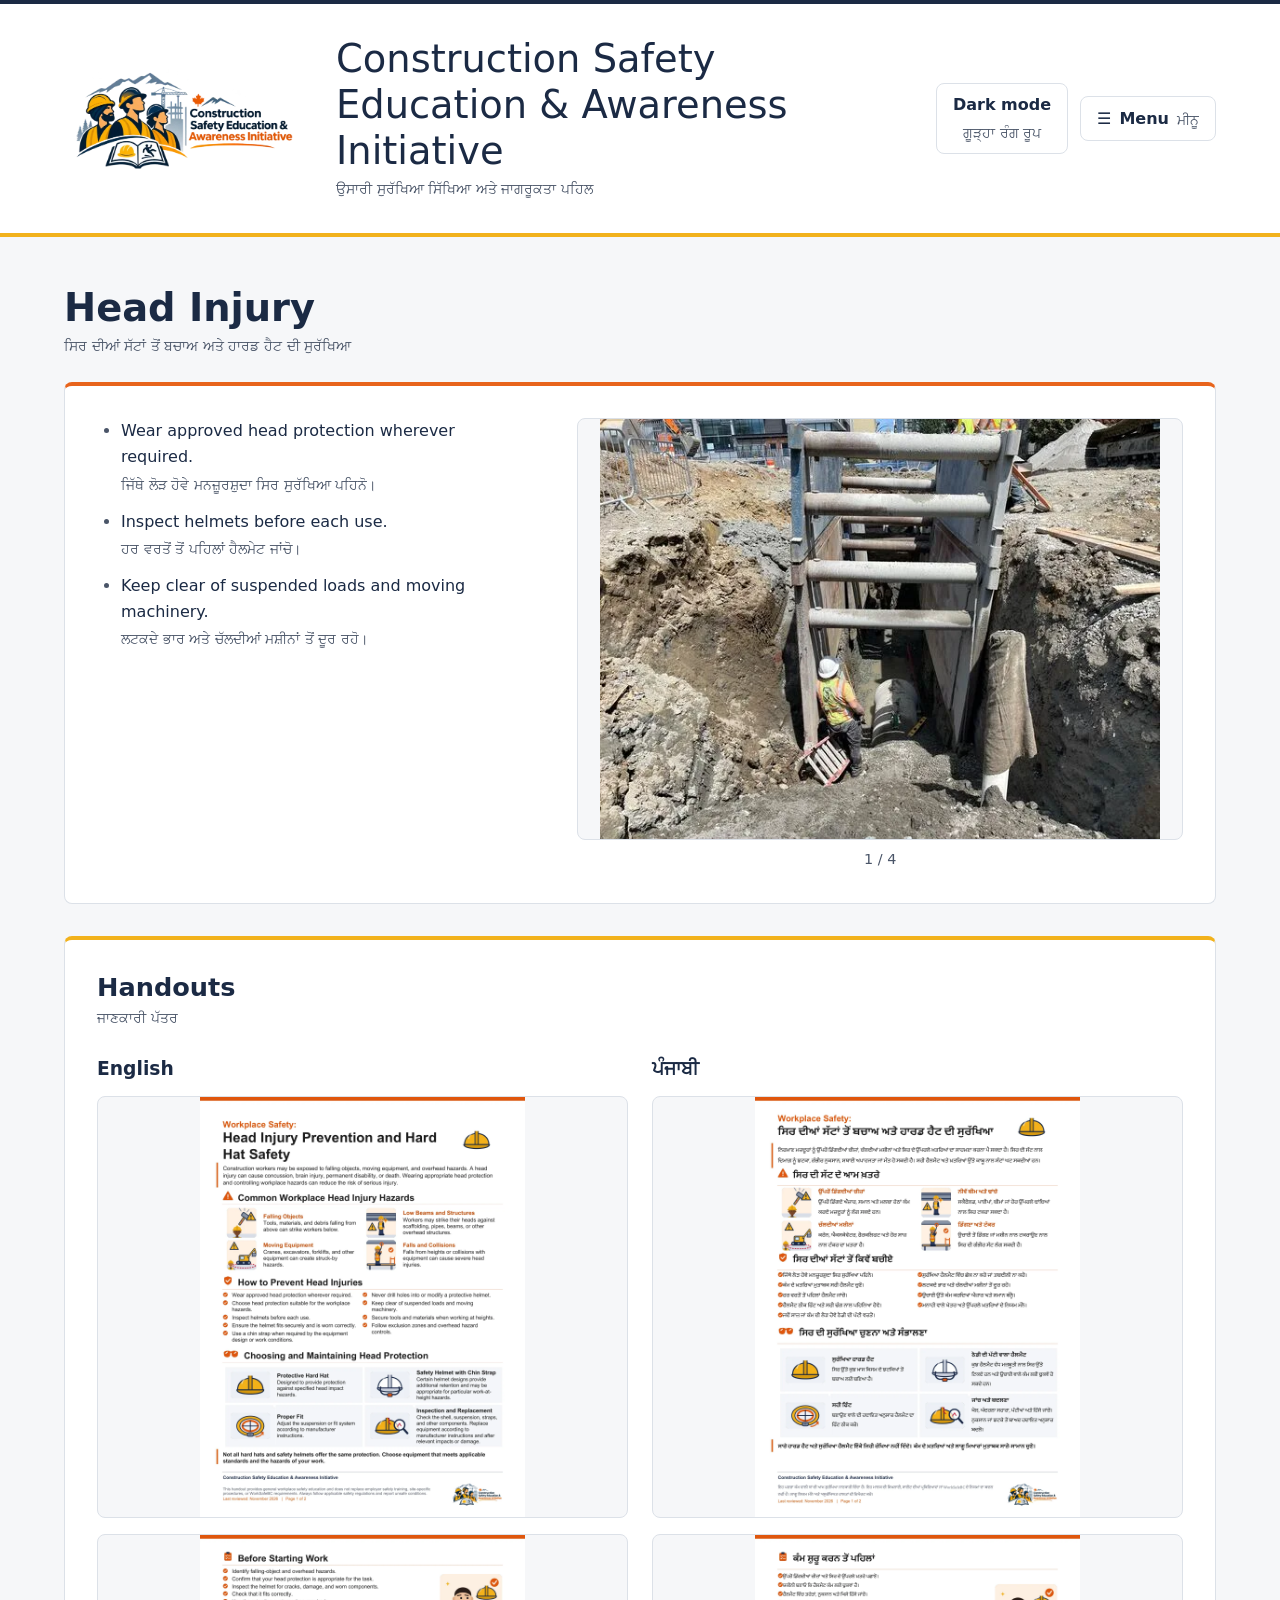
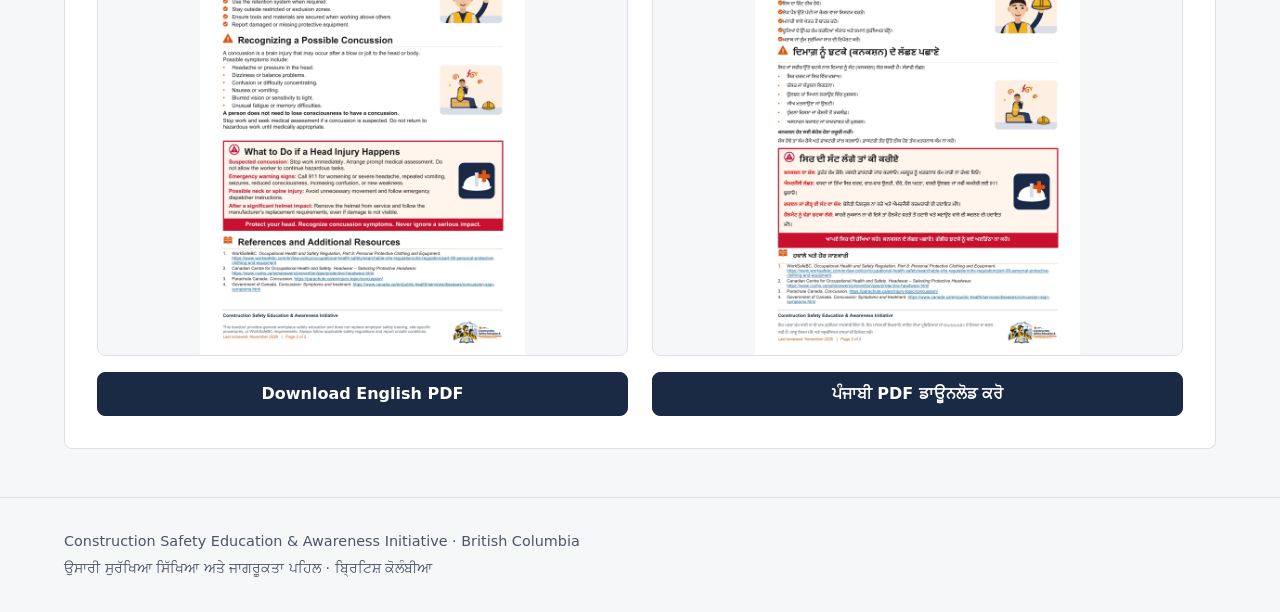
<file: head-injury.html>
<!DOCTYPE html>
<html lang="en">
<head>
  <meta charset="utf-8">
  <meta name="viewport" content="width=device-width, initial-scale=1">
  <title>Head Injury | Construction Safety Education &amp; Awareness Initiative</title>
  <link rel="icon" type="image/png" sizes="32x32" href="images/favicon-32.png">
  <link rel="apple-touch-icon" href="images/apple-touch-icon.png">
  <link rel="stylesheet" href="css/style.css?v=20261118d">
</head>
<body>
  <header class="site-header">
    <div class="container header-inner">
      <a href="index.html" aria-label="Construction Safety Education &amp; Awareness Initiative home"><img src="images/logo-small.webp" srcset="images/logo-small.webp 1x, images/logo.webp 2x" alt="Construction Safety Education &amp; Awareness Initiative logo" class="site-logo" width="600" height="307"></a>
      <a class="site-title" href="index.html">Construction Safety Education &amp; Awareness Initiative<span class="pa" lang="pa">ਉਸਾਰੀ ਸੁਰੱਖਿਆ ਸਿੱਖਿਆ ਅਤੇ ਜਾਗਰੂਕਤਾ ਪਹਿਲ</span></a>
      <div class="header-actions">
        <button type="button" id="theme-toggle" aria-pressed="false" hidden>Dark mode<span class="pa" lang="pa">ਗੂੜ੍ਹਾ ਰੰਗ ਰੂਪ</span></button>
        <button type="button" id="menu-toggle" aria-expanded="false" aria-controls="site-nav"><span aria-hidden="true">☰</span> Menu<span class="pa" lang="pa">ਮੀਨੂ</span></button>
      </div>
    </div>
    <nav id="site-nav" class="container site-nav" aria-label="Main navigation / ਮੁੱਖ ਨੈਵੀਗੇਸ਼ਨ">
      <ul>
        <li><a href="index.html">Home</a></li>
        <li><a href="back-injuries.html">Back Injuries</a></li>
        <li><a href="fall-prevention.html">Fall Prevention</a></li>
        <li><a href="head-injury.html" aria-current="page">Head Injury</a></li>
        <li><a href="power-tools.html">Power Tools</a></li>
        <li><a href="respiratory.html">Respiratory</a></li>
        <li><a href="eye-safety.html">Occupational Eye Safety</a></li>
        <li><a href="site-work.html">Site Work</a></li>
      </ul>
    </nav>
  </header>
  <main class="container">
    <h1 id="head-injury-heading" class="topic-heading">Head Injury<span class="pa" lang="pa">ਸਿਰ ਦੀਆਂ ਸੱਟਾਂ ਤੋਂ ਬਚਾਅ ਅਤੇ ਹਾਰਡ ਹੈਟ ਦੀ ਸੁਰੱਖਿਆ</span></h1>
<section id="head-injury" class="topic" aria-labelledby="head-injury-heading">
      <div class="topic-guide">
        
        <ul class="topic-points">
          <li>Wear approved head protection wherever required.<span class="pa" lang="pa">ਜਿੱਥੇ ਲੋੜ ਹੋਵੇ ਮਨਜ਼ੂਰਸ਼ੁਦਾ ਸਿਰ ਸੁਰੱਖਿਆ ਪਹਿਨੋ।</span></li>
          <li>Inspect helmets before each use.<span class="pa" lang="pa">ਹਰ ਵਰਤੋਂ ਤੋਂ ਪਹਿਲਾਂ ਹੈਲਮੇਟ ਜਾਂਚੋ।</span></li>
          <li>Keep clear of suspended loads and moving machinery.<span class="pa" lang="pa">ਲਟਕਦੇ ਭਾਰ ਅਤੇ ਚੱਲਦੀਆਂ ਮਸ਼ੀਨਾਂ ਤੋਂ ਦੂਰ ਰਹੋ।</span></li>
        </ul>
      </div>
      <div class="slideshow" role="group" aria-roledescription="carousel / ਤਸਵੀਰਾਂ ਦੀ ਲੜੀ" aria-label="Head Injury photos">
        <div class="slideshow-stage">
          <ul class="slides">
            <li class="is-active"><a class="photo-link" href="images/photo-03.webp" data-pa="ਸਹਾਰਿਆਂ ਵਾਲੀ ਖਾਈ ਵਿੱਚ ਪਾਈਪ ਕੋਲ ਕਾਮਾ"><img src="images/photo-03-thumb.webp" alt="Worker beside a pipe inside a braced trench" loading="lazy" width="600" height="450"></a></li>
            <li><a class="photo-link" href="images/photo-06.webp" data-pa="ਕਾਮਿਆਂ ਅਤੇ ਪੌੜੀ ਵਾਲੀ ਖਾਈ ਉੱਤੇ ਖੁਦਾਈ ਮਸ਼ੀਨ ਦੀ ਬਾਲਟੀ"><img src="images/photo-06-thumb.webp" alt="Excavator bucket above a braced trench with workers and a ladder" loading="lazy" width="600" height="450"></a></li>
            <li><a class="photo-link" href="images/photo-13.webp" data-pa="ਵੱਡੇ ਪਾਈਪ ਕੋਲ ਕਾਮੇ ਅਤੇ ਸਿੱਧਾ ਖੰਭਾ ਲਗਾਉਂਦੀ ਖੁਦਾਈ ਮਸ਼ੀਨ"><img src="images/photo-13-thumb.webp" alt="Workers beside a large pipe as an excavator positions a vertical post" loading="lazy" width="600" height="450"></a></li>
            <li><a class="photo-link" href="images/photo-26.webp" data-pa="ਲਟਕਦੇ ਲੱਕੜ ਦੇ ਗੱਠੇ ਹੇਠਾਂ ਲੱਕੜ ਦੇ ਢਾਂਚੇ ਉੱਤੇ ਕਾਮੇ"><img src="images/photo-26-thumb.webp" alt="Workers on timber framing beneath a suspended bundle of lumber" loading="lazy" width="600" height="322"></a></li>
          </ul>
          <button type="button" class="slideshow-arrow slideshow-prev" aria-label="Previous Head Injury photo" hidden><span aria-hidden="true"><</span></button>
          <button type="button" class="slideshow-arrow slideshow-next" aria-label="Next Head Injury photo" hidden><span aria-hidden="true">></span></button>
        </div>
        <div class="slideshow-counter" aria-live="polite">1 / 4</div>
      </div>
    </section>
    <section class="handout-section" aria-labelledby="handouts-heading"><h2 id="handouts-heading">Handouts<span class="pa" lang="pa">ਜਾਣਕਾਰੀ ਪੱਤਰ</span></h2><div class="handout-pages">
        <div class="handout-language"><h3>English</h3><ul class="handout-language-pages">
          <li><a class="photo-link" href="images/handouts/head-injury-en-p1.webp"><img src="images/handouts/head-injury-en-p1.webp" alt="Head Injury English handout, page 1" loading="lazy"></a></li>
          <li><a class="photo-link" href="images/handouts/head-injury-en-p2.webp"><img src="images/handouts/head-injury-en-p2.webp" alt="Head Injury English handout, page 2" loading="lazy"></a></li>
        </ul><a class="btn btn-en handout-download" href="handouts/head-injury-en.pdf" download>Download English PDF</a></div>
        <div class="handout-language"><h3>ਪੰਜਾਬੀ</h3><ul class="handout-language-pages">
          <li><a class="photo-link" href="images/handouts/head-injury-pa-p1.webp"><img src="images/handouts/head-injury-pa-p1.webp" alt="Head Injury Punjabi handout, page 1" loading="lazy"></a></li>
          <li><a class="photo-link" href="images/handouts/head-injury-pa-p2.webp"><img src="images/handouts/head-injury-pa-p2.webp" alt="Head Injury Punjabi handout, page 2" loading="lazy"></a></li>
        </ul><a class="btn btn-en handout-download" href="handouts/head-injury-pa.pdf" download>ਪੰਜਾਬੀ PDF ਡਾਊਨਲੋਡ ਕਰੋ</a></div>
      </div></section>
  </main>
  <footer class="site-footer"><div class="container"><p>Construction Safety Education &amp; Awareness Initiative &middot; British Columbia<span class="pa" lang="pa">ਉਸਾਰੀ ਸੁਰੱਖਿਆ ਸਿੱਖਿਆ ਅਤੇ ਜਾਗਰੂਕਤਾ ਪਹਿਲ · ਬ੍ਰਿਟਿਸ਼ ਕੋਲੰਬੀਆ</span></p></div></footer>
  <dialog id="lightbox" aria-labelledby="lightbox-caption">
    <form method="dialog"><button id="lightbox-close" autofocus>Close<span class="pa" lang="pa">ਬੰਦ ਕਰੋ</span></button></form>
    <figure><img id="lightbox-img" alt=""><figcaption id="lightbox-caption" aria-live="polite"></figcaption></figure>
    <div class="viewer-controls"><button type="button" id="lightbox-prev">Previous<span class="pa" lang="pa">ਪਿਛਲੀ</span></button><button type="button" id="lightbox-next">Next<span class="pa" lang="pa">ਅਗਲੀ</span></button></div>
  </dialog>
  <script src="js/main.js?v=20261118d" defer></script>
</body>
</html>
</file>
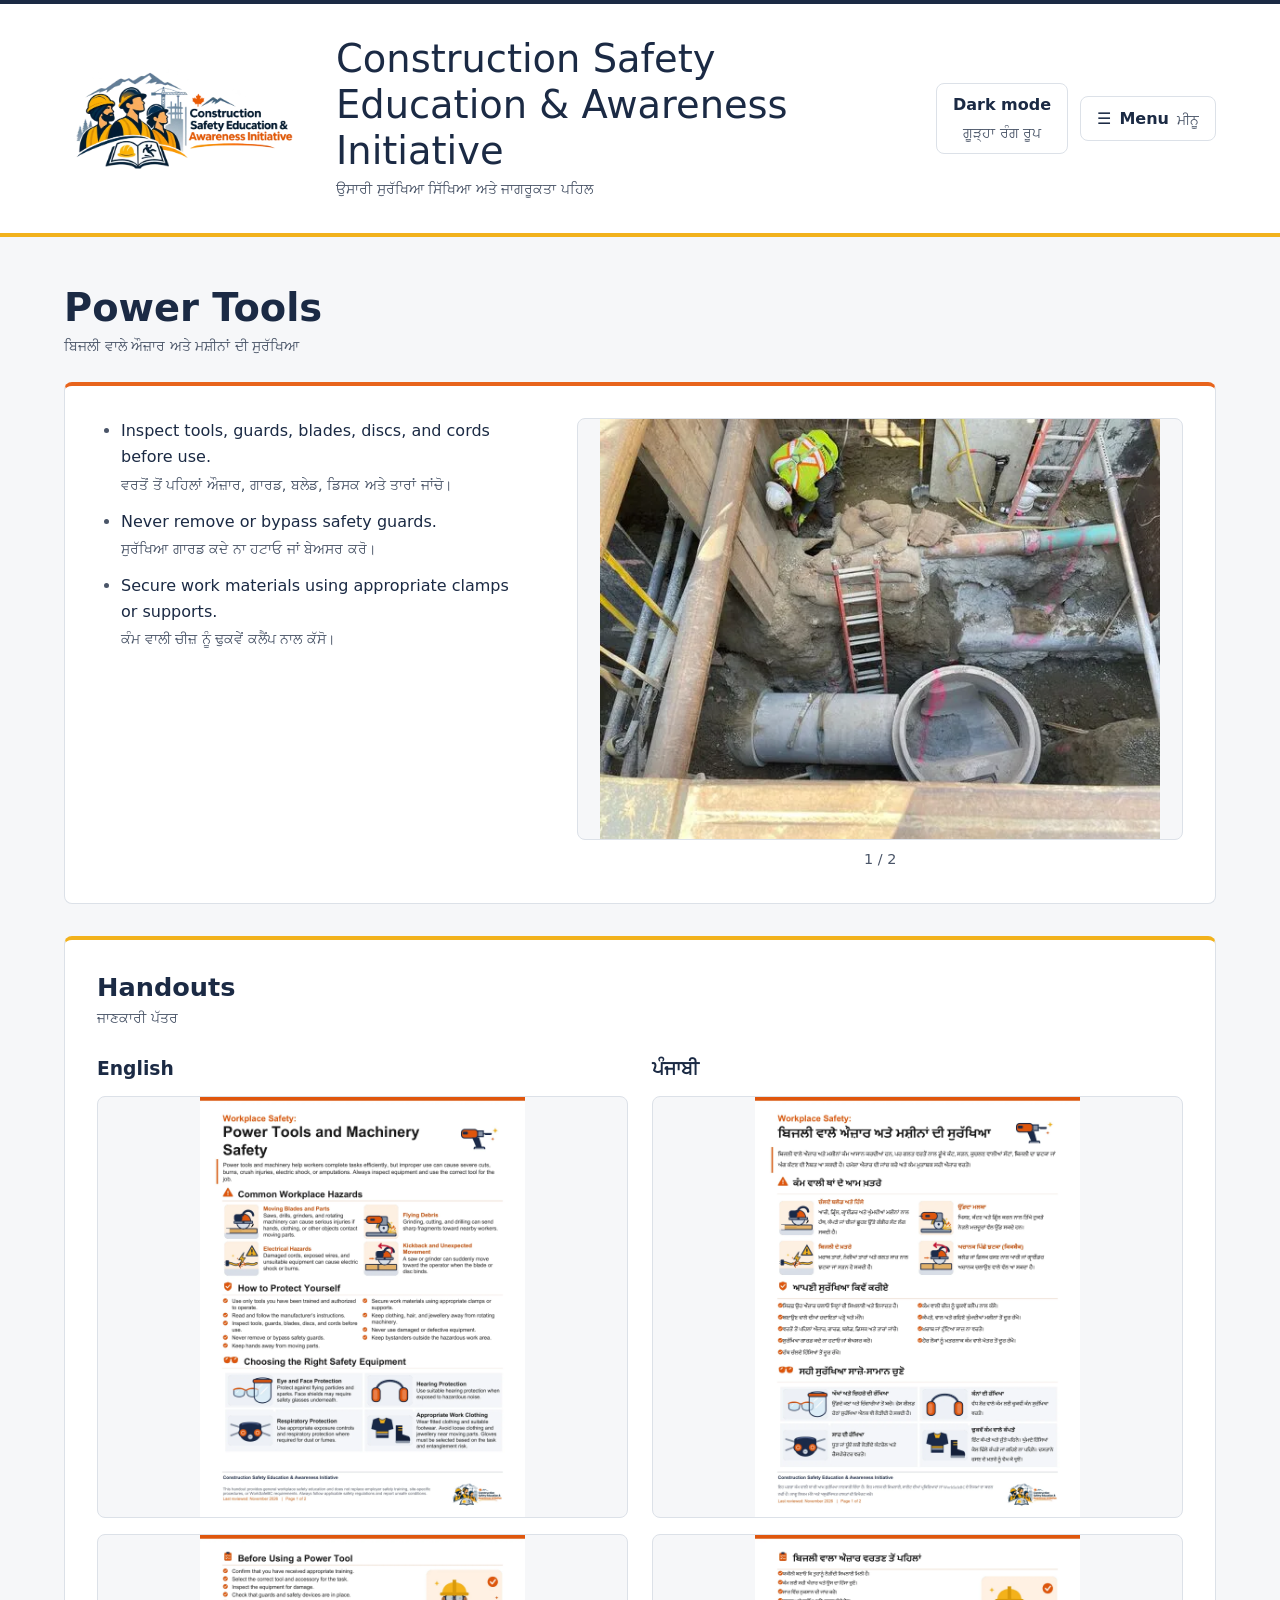
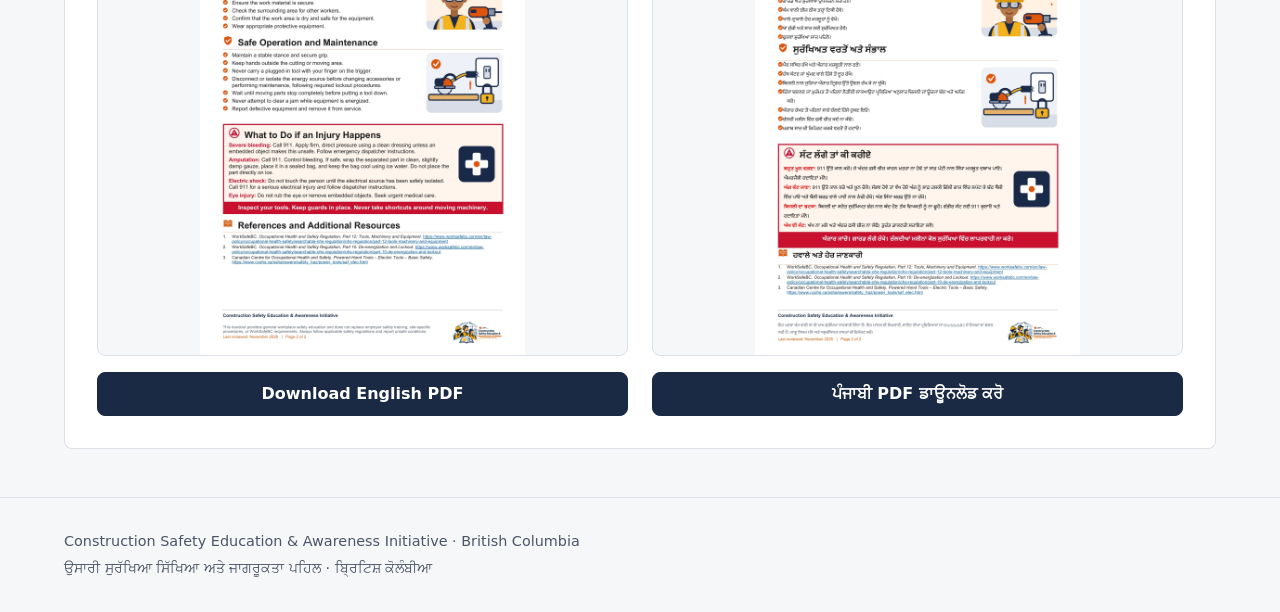
<file: power-tools.html>
<!DOCTYPE html>
<html lang="en">
<head>
  <meta charset="utf-8">
  <meta name="viewport" content="width=device-width, initial-scale=1">
  <title>Power Tools | Construction Safety Education &amp; Awareness Initiative</title>
  <link rel="icon" type="image/png" sizes="32x32" href="images/favicon-32.png">
  <link rel="apple-touch-icon" href="images/apple-touch-icon.png">
  <link rel="stylesheet" href="css/style.css?v=20261118d">
</head>
<body>
  <header class="site-header">
    <div class="container header-inner">
      <a href="index.html" aria-label="Construction Safety Education &amp; Awareness Initiative home"><img src="images/logo-small.webp" srcset="images/logo-small.webp 1x, images/logo.webp 2x" alt="Construction Safety Education &amp; Awareness Initiative logo" class="site-logo" width="600" height="307"></a>
      <a class="site-title" href="index.html">Construction Safety Education &amp; Awareness Initiative<span class="pa" lang="pa">ਉਸਾਰੀ ਸੁਰੱਖਿਆ ਸਿੱਖਿਆ ਅਤੇ ਜਾਗਰੂਕਤਾ ਪਹਿਲ</span></a>
      <div class="header-actions">
        <button type="button" id="theme-toggle" aria-pressed="false" hidden>Dark mode<span class="pa" lang="pa">ਗੂੜ੍ਹਾ ਰੰਗ ਰੂਪ</span></button>
        <button type="button" id="menu-toggle" aria-expanded="false" aria-controls="site-nav"><span aria-hidden="true">☰</span> Menu<span class="pa" lang="pa">ਮੀਨੂ</span></button>
      </div>
    </div>
    <nav id="site-nav" class="container site-nav" aria-label="Main navigation / ਮੁੱਖ ਨੈਵੀਗੇਸ਼ਨ">
      <ul>
        <li><a href="index.html">Home</a></li>
        <li><a href="back-injuries.html">Back Injuries</a></li>
        <li><a href="fall-prevention.html">Fall Prevention</a></li>
        <li><a href="head-injury.html">Head Injury</a></li>
        <li><a href="power-tools.html" aria-current="page">Power Tools</a></li>
        <li><a href="respiratory.html">Respiratory</a></li>
        <li><a href="eye-safety.html">Occupational Eye Safety</a></li>
        <li><a href="site-work.html">Site Work</a></li>
      </ul>
    </nav>
  </header>
  <main class="container">
    <h1 id="power-tools-heading" class="topic-heading">Power Tools<span class="pa" lang="pa">ਬਿਜਲੀ ਵਾਲੇ ਔਜ਼ਾਰ ਅਤੇ ਮਸ਼ੀਨਾਂ ਦੀ ਸੁਰੱਖਿਆ</span></h1>
<section id="power-tools" class="topic" aria-labelledby="power-tools-heading">
      <div class="topic-guide">
        
        <ul class="topic-points">
          <li>Inspect tools, guards, blades, discs, and cords before use.<span class="pa" lang="pa">ਵਰਤੋਂ ਤੋਂ ਪਹਿਲਾਂ ਔਜ਼ਾਰ, ਗਾਰਡ, ਬਲੇਡ, ਡਿਸਕ ਅਤੇ ਤਾਰਾਂ ਜਾਂਚੋ।</span></li>
          <li>Never remove or bypass safety guards.<span class="pa" lang="pa">ਸੁਰੱਖਿਆ ਗਾਰਡ ਕਦੇ ਨਾ ਹਟਾਓ ਜਾਂ ਬੇਅਸਰ ਕਰੋ।</span></li>
          <li>Secure work materials using appropriate clamps or supports.<span class="pa" lang="pa">ਕੰਮ ਵਾਲੀ ਚੀਜ਼ ਨੂੰ ਢੁਕਵੇਂ ਕਲੈਂਪ ਨਾਲ ਕੱਸੋ।</span></li>
        </ul>
      </div>
      <div class="slideshow" role="group" aria-roledescription="carousel / ਤਸਵੀਰਾਂ ਦੀ ਲੜੀ" aria-label="Power Tools photos">
        <div class="slideshow-stage">
          <ul class="slides">
            <li class="is-active"><a class="photo-link" href="images/photo-02.webp" data-pa="ਖਾਈ ਦੀ ਪੌੜੀ ਉੱਪਰ ਪਾਈਪਾਂ ਕੋਲ ਬੈਠਾ ਕਾਮਾ"><img src="images/photo-02-thumb.webp" alt="Worker crouching beside pipes above a trench ladder" loading="lazy" width="600" height="450"></a></li>
            <li><a class="photo-link" href="images/photo-05.webp" data-pa="ਕੰਕਰੀਟ ਦੀ ਨਾਲੀ ਕੋਲ ਲੱਕੜ ਦੇ ਸਾਂਚੇ ਦੁਆਲੇ ਕਾਮੇ"><img src="images/photo-05-thumb.webp" alt="Workers gathered around timber formwork beside a concrete chute" loading="lazy" width="600" height="450"></a></li>
          </ul>
          <button type="button" class="slideshow-arrow slideshow-prev" aria-label="Previous Power Tools photo" hidden><span aria-hidden="true"><</span></button>
          <button type="button" class="slideshow-arrow slideshow-next" aria-label="Next Power Tools photo" hidden><span aria-hidden="true">></span></button>
        </div>
        <div class="slideshow-counter" aria-live="polite">1 / 2</div>
      </div>
    </section>
    <section class="handout-section" aria-labelledby="handouts-heading"><h2 id="handouts-heading">Handouts<span class="pa" lang="pa">ਜਾਣਕਾਰੀ ਪੱਤਰ</span></h2><div class="handout-pages">
        <div class="handout-language"><h3>English</h3><ul class="handout-language-pages">
          <li><a class="photo-link" href="images/handouts/power-tools-en-p1.webp"><img src="images/handouts/power-tools-en-p1.webp" alt="Power Tools English handout, page 1" loading="lazy"></a></li>
          <li><a class="photo-link" href="images/handouts/power-tools-en-p2.webp"><img src="images/handouts/power-tools-en-p2.webp" alt="Power Tools English handout, page 2" loading="lazy"></a></li>
        </ul><a class="btn btn-en handout-download" href="handouts/power-tools-en.pdf" download>Download English PDF</a></div>
        <div class="handout-language"><h3>ਪੰਜਾਬੀ</h3><ul class="handout-language-pages">
          <li><a class="photo-link" href="images/handouts/power-tools-pa-p1.webp"><img src="images/handouts/power-tools-pa-p1.webp" alt="Power Tools Punjabi handout, page 1" loading="lazy"></a></li>
          <li><a class="photo-link" href="images/handouts/power-tools-pa-p2.webp"><img src="images/handouts/power-tools-pa-p2.webp" alt="Power Tools Punjabi handout, page 2" loading="lazy"></a></li>
        </ul><a class="btn btn-en handout-download" href="handouts/power-tools-pa.pdf" download>ਪੰਜਾਬੀ PDF ਡਾਊਨਲੋਡ ਕਰੋ</a></div>
      </div></section>
  </main>
  <footer class="site-footer"><div class="container"><p>Construction Safety Education &amp; Awareness Initiative &middot; British Columbia<span class="pa" lang="pa">ਉਸਾਰੀ ਸੁਰੱਖਿਆ ਸਿੱਖਿਆ ਅਤੇ ਜਾਗਰੂਕਤਾ ਪਹਿਲ · ਬ੍ਰਿਟਿਸ਼ ਕੋਲੰਬੀਆ</span></p></div></footer>
  <dialog id="lightbox" aria-labelledby="lightbox-caption">
    <form method="dialog"><button id="lightbox-close" autofocus>Close<span class="pa" lang="pa">ਬੰਦ ਕਰੋ</span></button></form>
    <figure><img id="lightbox-img" alt=""><figcaption id="lightbox-caption" aria-live="polite"></figcaption></figure>
    <div class="viewer-controls"><button type="button" id="lightbox-prev">Previous<span class="pa" lang="pa">ਪਿਛਲੀ</span></button><button type="button" id="lightbox-next">Next<span class="pa" lang="pa">ਅਗਲੀ</span></button></div>
  </dialog>
  <script src="js/main.js?v=20261118d" defer></script>
</body>
</html>
</file>
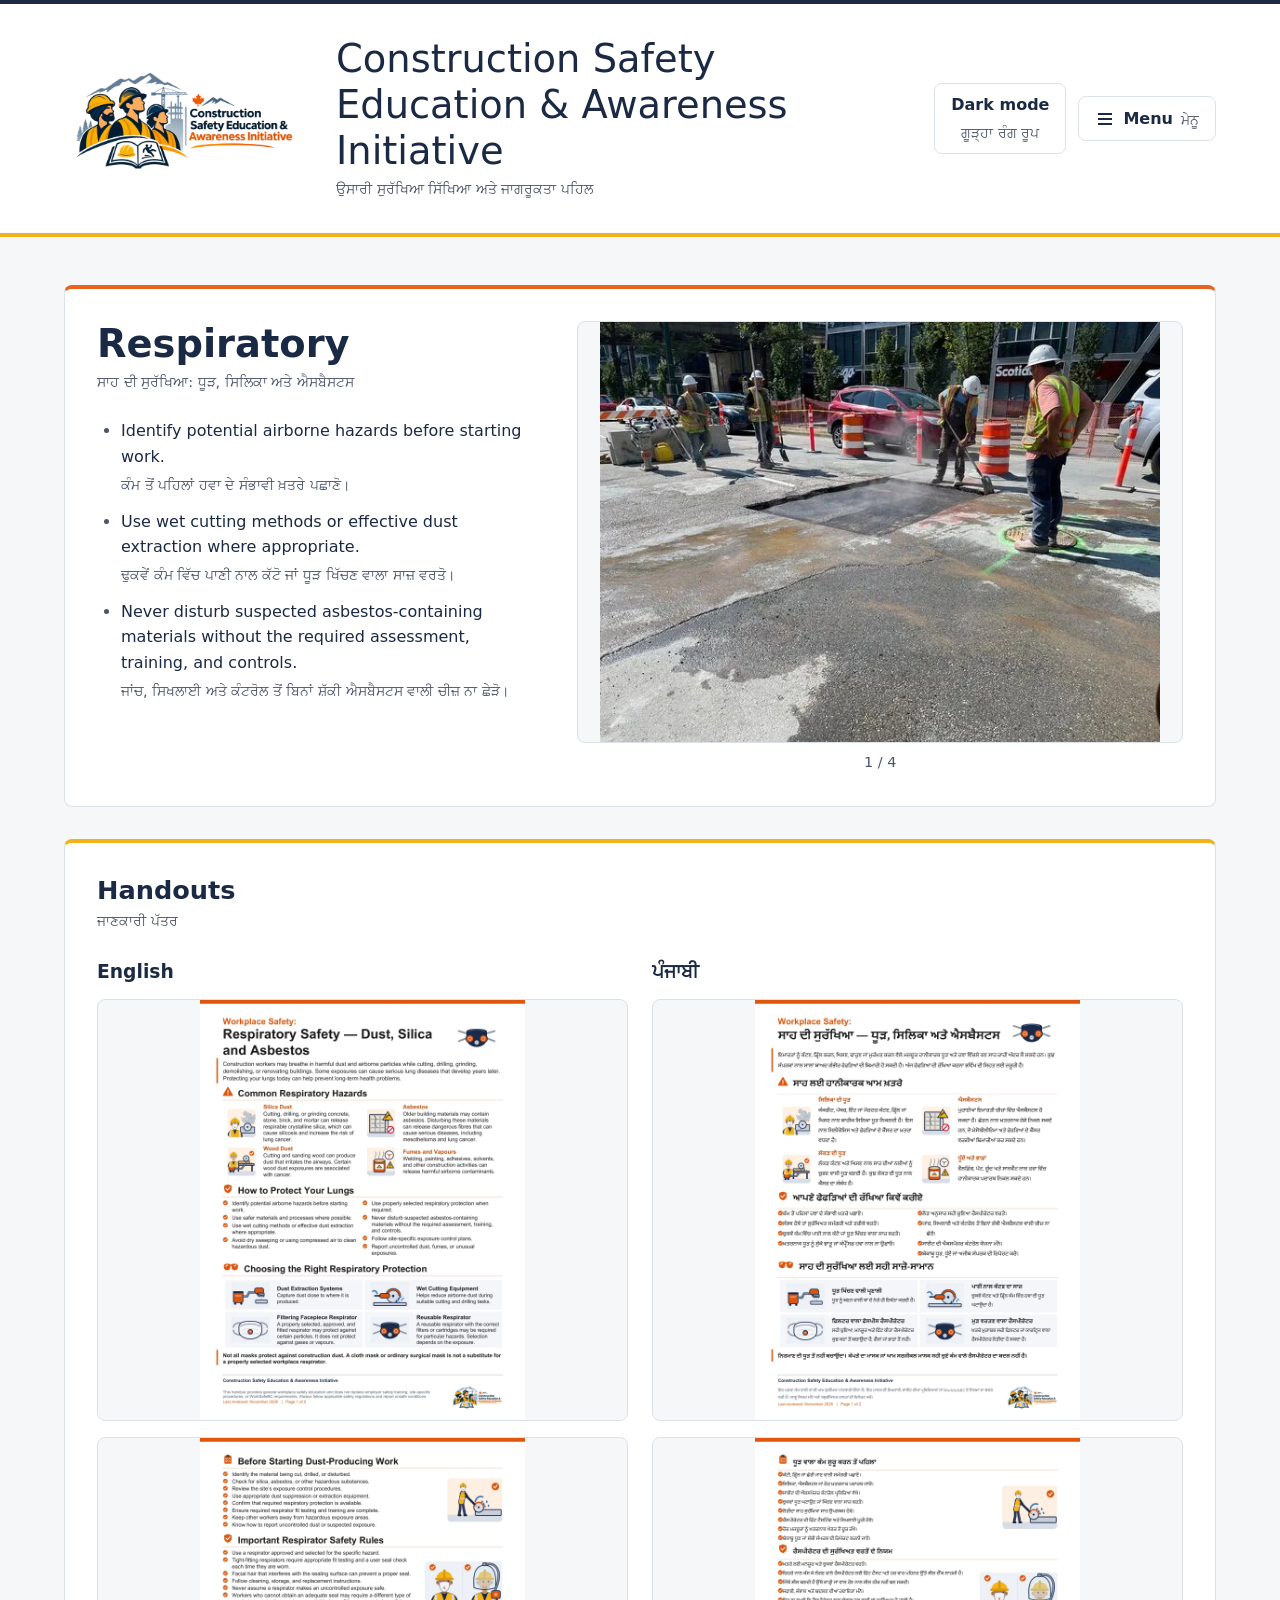
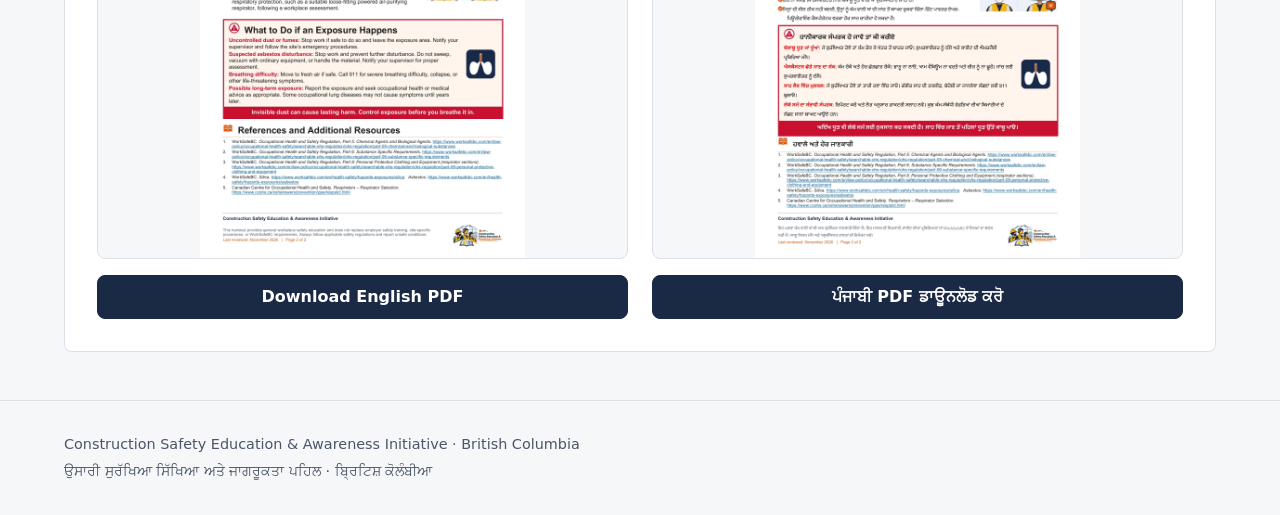
<file: respiratory.html>
<!DOCTYPE html>
<html lang="en">
<head>
  <meta charset="utf-8">
  <meta name="viewport" content="width=device-width, initial-scale=1">
  <title lang="pa">Respiratory | ਸਾਹ ਦੀ ਸੁਰੱਖਿਆ | Construction Safety Education &amp; Awareness Initiative</title>
  <link rel="icon" type="image/png" sizes="32x32" href="images/favicon-32.png">
  <link rel="apple-touch-icon" href="images/apple-touch-icon.png">
  <link rel="stylesheet" href="css/style.css?v=20261118d">
</head>
<body>
  <header class="site-header">
    <div class="container header-inner">
      <img
        src="images/logo-small.webp"
        srcset="images/logo-small.webp 1x, images/logo.webp 2x"
        alt="Construction Safety Education &amp; Awareness Initiative logo"
        class="site-logo"
        width="600"
        height="307"
      >
      <p class="site-title">Construction Safety Education &amp; Awareness Initiative<span class="pa" lang="pa">ਉਸਾਰੀ ਸੁਰੱਖਿਆ ਸਿੱਖਿਆ ਅਤੇ ਜਾਗਰੂਕਤਾ ਪਹਿਲ</span></p>
      <div class="header-actions">
        <button type="button" id="theme-toggle" aria-pressed="false" hidden>Dark mode<span class="pa" lang="pa">ਗੂੜ੍ਹਾ ਰੰਗ ਰੂਪ</span></button>
        <button type="button" id="menu-toggle" aria-expanded="false" aria-controls="site-nav"><svg width="20" height="20" viewBox="0 0 20 20" fill="none" stroke="currentColor" stroke-width="2" aria-hidden="true"><line x1="3" y1="5" x2="17" y2="5"/><line x1="3" y1="10" x2="17" y2="10"/><line x1="3" y1="15" x2="17" y2="15"/></svg>Menu<span class="pa" lang="pa">ਮੇਨੂ</span></button>
      </div>
    </div>
    <nav id="site-nav" class="container site-nav" aria-label="Main navigation / ਮੁੱਖ ਨੈਵੀਗੇਸ਼ਨ">
      <ul>
        <li><a href="index.html">Home<span class="pa" lang="pa">ਮੁੱਖ ਪੰਨਾ</span></a></li>
        <li><a href="back-injuries.html">Back Injuries<span class="pa" lang="pa">ਪਿੱਠ ਦੀਆਂ ਸੱਟਾਂ</span></a></li>
        <li><a href="fall-prevention.html">Fall Prevention<span class="pa" lang="pa">ਡਿੱਗਣ ਤੋਂ ਬਚਾਅ</span></a></li>
        <li><a href="head-injury.html">Head Injury<span class="pa" lang="pa">ਸਿਰ ਦੀਆਂ ਸੱਟਾਂ</span></a></li>
        <li><a href="power-tools.html">Power Tools<span class="pa" lang="pa">ਬਿਜਲੀ ਵਾਲੇ ਔਜ਼ਾਰ</span></a></li>
        <li><a href="respiratory.html" aria-current="page">Respiratory<span class="pa" lang="pa">ਸਾਹ ਦੀ ਸੁਰੱਖਿਆ</span></a></li>
        <li><a href="eye-safety.html">Occupational Eye Safety<span class="pa" lang="pa">ਅੱਖਾਂ ਦੀ ਸੁਰੱਖਿਆ</span></a></li>
        <li><a href="site-work.html">Site Work<span class="pa" lang="pa">ਉਸਾਰੀ ਵਾਲੀ ਥਾਂ ਦਾ ਕੰਮ</span></a></li>
      </ul>
    </nav>
  </header>

  <main class="container">
    <section id="respiratory" class="topic" aria-labelledby="respiratory-heading">
      <div class="topic-guide">
        <h1 id="respiratory-heading" class="topic-heading">Respiratory<span class="pa" lang="pa">ਸਾਹ ਦੀ ਸੁਰੱਖਿਆ: ਧੂੜ, ਸਿਲਿਕਾ ਅਤੇ ਐਸਬੈਸਟਸ</span></h1>
        <ul class="topic-points">
          <li>Identify potential airborne hazards before starting work.<span class="pa" lang="pa">ਕੰਮ ਤੋਂ ਪਹਿਲਾਂ ਹਵਾ ਦੇ ਸੰਭਾਵੀ ਖ਼ਤਰੇ ਪਛਾਣੋ।</span></li>
          <li>Use wet cutting methods or effective dust extraction where appropriate.<span class="pa" lang="pa">ਢੁਕਵੇਂ ਕੰਮ ਵਿੱਚ ਪਾਣੀ ਨਾਲ ਕੱਟੋ ਜਾਂ ਧੂੜ ਖਿੱਚਣ ਵਾਲਾ ਸਾਜ਼ ਵਰਤੋ।</span></li>
          <li>Never disturb suspected asbestos-containing materials without the required assessment, training, and controls.<span class="pa" lang="pa">ਜਾਂਚ, ਸਿਖਲਾਈ ਅਤੇ ਕੰਟਰੋਲ ਤੋਂ ਬਿਨਾਂ ਸ਼ੱਕੀ ਐਸਬੈਸਟਸ ਵਾਲੀ ਚੀਜ਼ ਨਾ ਛੇੜੋ।</span></li>
        </ul>
      </div>
      <div class="slideshow" role="group" aria-roledescription="carousel / ਤਸਵੀਰਾਂ ਦੀ ਲੜੀ" aria-label="Respiratory photos">
        <div class="slideshow-stage">
          <ul class="slides">
            <li class="is-active"><a class="photo-link" href="images/photo-08.webp" data-pa="ਧੂੜ ਵਾਲੀ ਸੜਕ ਉੱਤੇ ਔਜ਼ਾਰ ਵਰਤਦੇ ਕਾਮੇ"><img src="images/photo-08-thumb.webp" alt="Workers using tools on a dusty street surface" loading="lazy" width="600" height="450"></a></li>
            <li><a class="photo-link" href="images/photo-11.webp" data-pa="ਸੜਕ ਦੀ ਖੁਦਾਈ ਕੋਲ ਵੈਕਿਊਮ ਟਰੱਕ ਦੀ ਹੋਜ਼ ਨਾਲ ਕਾਮੇ"><img src="images/photo-11-thumb.webp" alt="Workers beside a vacuum truck hose at a street excavation" loading="lazy" width="600" height="450"></a></li>
            <li><a class="photo-link" href="images/photo-15.webp" data-pa="ਖਾਈ ਦੀਆਂ ਰੋਕਾਂ ਅਤੇ ਪੀਲੀ ਹਵਾਦਾਰੀ ਨਾਲੀ ਕੋਲ ਕਾਮੇ"><img src="images/photo-15-thumb.webp" alt="Workers beside trench barriers and yellow ventilation ducting" loading="lazy" width="600" height="450"></a></li>
            <li><a class="photo-link" href="images/photo-23.webp" data-pa="ਹਵਾਦਾਰੀ ਨਾਲੀ ਵਾਲੀ ਸਟੀਲ ਦੇ ਸਹਾਰਿਆਂ ਵਾਲੀ ਖੁਦਾਈ ਅਤੇ ਨੇੜੇ ਕਾਮੇ"><img src="images/photo-23-thumb.webp" alt="Steel-braced excavation with ventilation ducting and workers nearby" loading="lazy" width="600" height="450"></a></li>
          </ul>
          <button type="button" class="slideshow-arrow slideshow-prev" aria-label="Previous Respiratory photo" hidden><span aria-hidden="true">&lt;</span></button>
          <button type="button" class="slideshow-arrow slideshow-next" aria-label="Next Respiratory photo" hidden><span aria-hidden="true">&gt;</span></button>
        </div>
        <div class="slideshow-counter" aria-live="polite">1 / 4</div>
      </div>
    </section>

    <section class="handout-section" aria-labelledby="handouts-heading"><h2 id="handouts-heading">Handouts<span class="pa" lang="pa">ਜਾਣਕਾਰੀ ਪੱਤਰ</span></h2><div class="handout-pages">
        <div class="handout-language"><h3>English</h3><ul class="handout-language-pages">
          <li><a class="photo-link" href="images/handouts/respiratory-en-p1.webp" data-pa="ਸਾਹ ਦੀ ਸੁਰੱਖਿਆ ਅੰਗਰੇਜ਼ੀ ਹੈਂਡਆਊਟ, ਪੰਨਾ 1"><img src="images/handouts/respiratory-en-p1.webp" alt="Respiratory English handout, page 1" loading="lazy"></a></li>
          <li><a class="photo-link" href="images/handouts/respiratory-en-p2.webp" data-pa="ਸਾਹ ਦੀ ਸੁਰੱਖਿਆ ਅੰਗਰੇਜ਼ੀ ਹੈਂਡਆਊਟ, ਪੰਨਾ 2"><img src="images/handouts/respiratory-en-p2.webp" alt="Respiratory English handout, page 2" loading="lazy"></a></li>
        </ul><a class="btn btn-en handout-download" href="handouts/respiratory-en.pdf" download>Download English PDF</a></div>
        <div class="handout-language"><h3>ਪੰਜਾਬੀ</h3><ul class="handout-language-pages">
          <li><a class="photo-link" href="images/handouts/respiratory-pa-p1.webp" data-pa="ਸਾਹ ਦੀ ਸੁਰੱਖਿਆ ਪੰਜਾਬੀ ਹੈਂਡਆਊਟ, ਪੰਨਾ 1"><img src="images/handouts/respiratory-pa-p1.webp" alt="Respiratory Punjabi handout, page 1" loading="lazy"></a></li>
          <li><a class="photo-link" href="images/handouts/respiratory-pa-p2.webp" data-pa="ਸਾਹ ਦੀ ਸੁਰੱਖਿਆ ਪੰਜਾਬੀ ਹੈਂਡਆਊਟ, ਪੰਨਾ 2"><img src="images/handouts/respiratory-pa-p2.webp" alt="Respiratory Punjabi handout, page 2" loading="lazy"></a></li>
        </ul><a class="btn btn-en handout-download" href="handouts/respiratory-pa.pdf" download>ਪੰਜਾਬੀ PDF ਡਾਊਨਲੋਡ ਕਰੋ</a></div>
      </div></section>
  </main>

  <footer class="site-footer">
    <div class="container">
      <p>Construction Safety Education &amp; Awareness Initiative &middot; British Columbia<span class="pa" lang="pa">ਉਸਾਰੀ ਸੁਰੱਖਿਆ ਸਿੱਖਿਆ ਅਤੇ ਜਾਗਰੂਕਤਾ ਪਹਿਲ · ਬ੍ਰਿਟਿਸ਼ ਕੋਲੰਬੀਆ</span></p>
    </div>
  </footer>

  <dialog id="lightbox" aria-labelledby="lightbox-caption">
    <form method="dialog"><button id="lightbox-close" autofocus>Close<span class="pa" lang="pa">ਬੰਦ ਕਰੋ</span></button></form>
    <figure>
      <img id="lightbox-img" alt="">
      <figcaption id="lightbox-caption" aria-live="polite"></figcaption>
    </figure>
    <div class="viewer-controls">
      <button type="button" id="lightbox-prev">Previous<span class="pa" lang="pa">ਪਿਛਲੀ</span></button>
      <button type="button" id="lightbox-next">Next<span class="pa" lang="pa">ਅਗਲੀ</span></button>
    </div>
  </dialog>

  <script src="js/main.js?v=20261118d" defer></script>
</body>
</html>
</file>
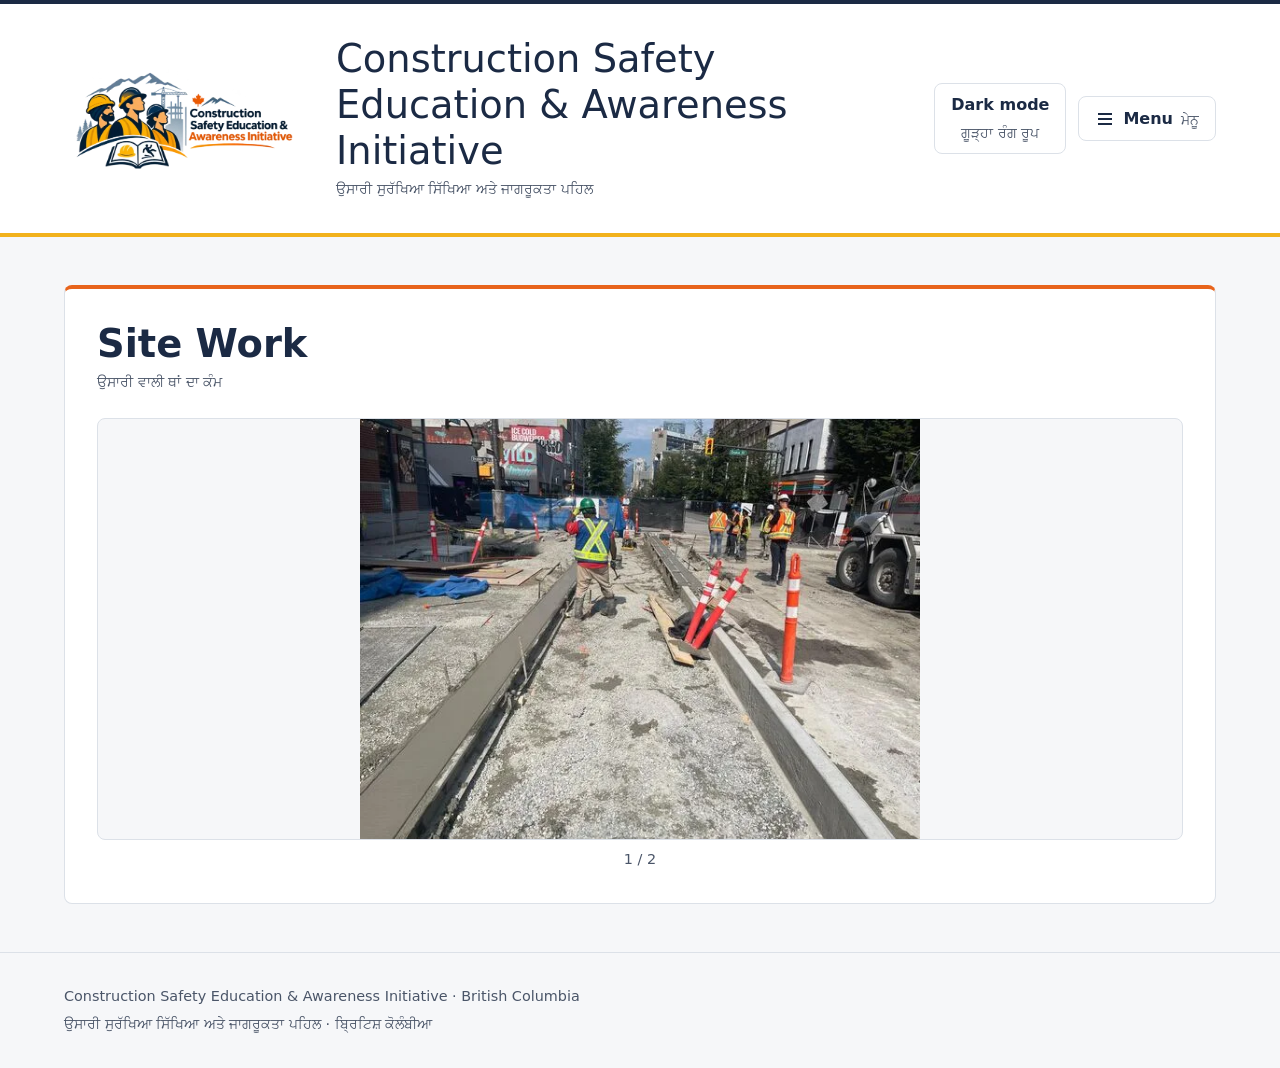
<file: site-work.html>
<!DOCTYPE html>
<html lang="en">
<head>
  <meta charset="utf-8">
  <meta name="viewport" content="width=device-width, initial-scale=1">
  <title lang="pa">Site Work | ਉਸਾਰੀ ਵਾਲੀ ਥਾਂ ਦਾ ਕੰਮ | Construction Safety Education &amp; Awareness Initiative</title>
  <link rel="icon" type="image/png" sizes="32x32" href="images/favicon-32.png">
  <link rel="apple-touch-icon" href="images/apple-touch-icon.png">
  <link rel="stylesheet" href="css/style.css?v=20261118d">
</head>
<body>
  <header class="site-header">
    <div class="container header-inner">
      <img
        src="images/logo-small.webp"
        srcset="images/logo-small.webp 1x, images/logo.webp 2x"
        alt="Construction Safety Education &amp; Awareness Initiative logo"
        class="site-logo"
        width="600"
        height="307"
      >
      <p class="site-title">Construction Safety Education &amp; Awareness Initiative<span class="pa" lang="pa">ਉਸਾਰੀ ਸੁਰੱਖਿਆ ਸਿੱਖਿਆ ਅਤੇ ਜਾਗਰੂਕਤਾ ਪਹਿਲ</span></p>
      <div class="header-actions">
        <button type="button" id="theme-toggle" aria-pressed="false" hidden>Dark mode<span class="pa" lang="pa">ਗੂੜ੍ਹਾ ਰੰਗ ਰੂਪ</span></button>
        <button type="button" id="menu-toggle" aria-expanded="false" aria-controls="site-nav"><svg width="20" height="20" viewBox="0 0 20 20" fill="none" stroke="currentColor" stroke-width="2" aria-hidden="true"><line x1="3" y1="5" x2="17" y2="5"/><line x1="3" y1="10" x2="17" y2="10"/><line x1="3" y1="15" x2="17" y2="15"/></svg>Menu<span class="pa" lang="pa">ਮੇਨੂ</span></button>
      </div>
    </div>
    <nav id="site-nav" class="container site-nav" aria-label="Main navigation / ਮੁੱਖ ਨੈਵੀਗੇਸ਼ਨ">
      <ul>
        <li><a href="index.html">Home<span class="pa" lang="pa">ਮੁੱਖ ਪੰਨਾ</span></a></li>
        <li><a href="back-injuries.html">Back Injuries<span class="pa" lang="pa">ਪਿੱਠ ਦੀਆਂ ਸੱਟਾਂ</span></a></li>
        <li><a href="fall-prevention.html">Fall Prevention<span class="pa" lang="pa">ਡਿੱਗਣ ਤੋਂ ਬਚਾਅ</span></a></li>
        <li><a href="head-injury.html">Head Injury<span class="pa" lang="pa">ਸਿਰ ਦੀਆਂ ਸੱਟਾਂ</span></a></li>
        <li><a href="power-tools.html">Power Tools<span class="pa" lang="pa">ਬਿਜਲੀ ਵਾਲੇ ਔਜ਼ਾਰ</span></a></li>
        <li><a href="respiratory.html">Respiratory<span class="pa" lang="pa">ਸਾਹ ਦੀ ਸੁਰੱਖਿਆ</span></a></li>
        <li><a href="eye-safety.html">Occupational Eye Safety<span class="pa" lang="pa">ਅੱਖਾਂ ਦੀ ਸੁਰੱਖਿਆ</span></a></li>
        <li><a href="site-work.html" aria-current="page">Site Work<span class="pa" lang="pa">ਉਸਾਰੀ ਵਾਲੀ ਥਾਂ ਦਾ ਕੰਮ</span></a></li>
      </ul>
    </nav>
  </header>

  <main class="container">
    <section id="site-work" class="topic" aria-labelledby="site-work-heading">
      <h1 id="site-work-heading" class="topic-heading">Site Work<span class="pa" lang="pa">ਉਸਾਰੀ ਵਾਲੀ ਥਾਂ ਦਾ ਕੰਮ</span></h1>
      <div class="slideshow" role="group" aria-roledescription="carousel / ਤਸਵੀਰਾਂ ਦੀ ਲੜੀ" aria-label="Site Work photos">
        <div class="slideshow-stage">
          <ul class="slides">
            <li class="is-active"><a class="photo-link" href="images/photo-04.webp" data-pa="ਸ਼ਹਿਰ ਦੀ ਸੜਕ ਉੱਤੇ ਕੰਕਰੀਟ ਦੇ ਕਿਨਾਰੇ ਦੇ ਸਾਂਚਿਆਂ ਨਾਲ ਕਾਮੇ"><img src="images/photo-04-thumb.webp" alt="Workers along concrete curb forms on a city street" loading="lazy" width="600" height="450"></a></li>
            <li><a class="photo-link" href="images/photo-25.webp" data-pa="ਰਾਤ ਨੂੰ ਕੰਕਰੀਟ ਪਾਉਣ ਵੇਲੇ ਕੰਕਰੀਟ ਟਰੱਕ ਕੋਲ ਕਾਮੇ"><img src="images/photo-25-thumb.webp" alt="Workers beside a concrete truck during a nighttime pour" loading="lazy" width="600" height="450"></a></li>
          </ul>
          <button type="button" class="slideshow-arrow slideshow-prev" aria-label="Previous Site Work photo" hidden><span aria-hidden="true">&lt;</span></button>
          <button type="button" class="slideshow-arrow slideshow-next" aria-label="Next Site Work photo" hidden><span aria-hidden="true">&gt;</span></button>
        </div>
        <div class="slideshow-counter" aria-live="polite">1 / 2</div>
      </div>
    </section>
  </main>

  <footer class="site-footer">
    <div class="container">
      <p>Construction Safety Education &amp; Awareness Initiative &middot; British Columbia<span class="pa" lang="pa">ਉਸਾਰੀ ਸੁਰੱਖਿਆ ਸਿੱਖਿਆ ਅਤੇ ਜਾਗਰੂਕਤਾ ਪਹਿਲ · ਬ੍ਰਿਟਿਸ਼ ਕੋਲੰਬੀਆ</span></p>
    </div>
  </footer>

  <dialog id="lightbox" aria-labelledby="lightbox-caption">
    <form method="dialog"><button id="lightbox-close" autofocus>Close<span class="pa" lang="pa">ਬੰਦ ਕਰੋ</span></button></form>
    <figure>
      <img id="lightbox-img" alt="">
      <figcaption id="lightbox-caption" aria-live="polite"></figcaption>
    </figure>
    <div class="viewer-controls">
      <button type="button" id="lightbox-prev">Previous<span class="pa" lang="pa">ਪਿਛਲੀ</span></button>
      <button type="button" id="lightbox-next">Next<span class="pa" lang="pa">ਅਗਲੀ</span></button>
    </div>
  </dialog>

  <script src="js/main.js?v=20261118d" defer></script>
</body>
</html>
</file>
<file: css/style.css>
:root {
  color-scheme: light;
  --navy: #1b2a44;
  --yellow: #f2b21c;
  --orange: #e8641c;
  --slate: #6f7f99;
  --bg: #f6f7f9;
  --surface: #ffffff;
  --border: #dce1e8;
  --text: #1b2a44;
  --text-muted: #4a5568;
  --primary: #1b2a44;
  --on-primary: #ffffff;
  --on-yellow: #1b2a44;
  --logo-bg: #ffffff;
  --backdrop: #1b2a44e6;
  --focus: #1b2a44;
  --font: system-ui, -apple-system, BlinkMacSystemFont, "Segoe UI", Roboto, sans-serif;
  --body-size: 1rem;
  --title-size: clamp(1.5rem, 3vw, 2.5rem);
  --heading-size: clamp(1.3rem, 2vw, 1.75rem);
  --small-size: .9rem;
  --leading: 1.6;
  --heading-leading: 1.2;
  --space-1: .25rem;
  --space-2: .5rem;
  --space-3: .75rem;
  --space-4: 1rem;
  --space-5: 1.5rem;
  --space-6: 2rem;
  --space-7: 3rem;
  --radius: .5rem;
  --line: 1px;
  --accent-line: 4px;
  --focus-line: 3px;
  --page-width: 76rem;
  --logo-width: 15rem;
  --text-width: 65ch;
  --target: 2.75rem;
  --viewer-width: 65rem;
  --viewer-height: 70dvh;
  --duration: .15s;
  --slide-duration: .6s;
}
@media (prefers-color-scheme: dark) {
  :root:not([data-theme="light"]) {
    color-scheme: dark;
    --navy: #1b2a44;
    --yellow: #f2b21c;
    --orange: #e8641c;
    --slate: #6f7f99;
    --bg: #111b2c;
    --surface: #1b2a44;
    --border: #6f7f99;
    --text: #f6f7f9;
    --text-muted: #dce1e8;
    --primary: #f2b21c;
    --on-primary: #1b2a44;
    --on-yellow: #1b2a44;
    --logo-bg: #ffffff;
    --backdrop: #111b2ce6;
    --focus: #f2b21c;
  }
}
:root[data-theme="dark"] {
  color-scheme: dark;
  --navy: #1b2a44;
  --yellow: #f2b21c;
  --orange: #e8641c;
  --slate: #6f7f99;
  --bg: #111b2c;
  --surface: #1b2a44;
  --border: #6f7f99;
  --text: #f6f7f9;
  --text-muted: #dce1e8;
  --primary: #f2b21c;
  --on-primary: #1b2a44;
  --on-yellow: #1b2a44;
  --logo-bg: #ffffff;
  --backdrop: #111b2ce6;
  --focus: #f2b21c;
}
*, *::before, *::after { box-sizing: border-box; }
html { scroll-behavior: smooth; font-family: var(--font); font-size: var(--body-size); line-height: var(--leading); color: var(--text); background: var(--bg); }
body { margin: 0; }
button, a { -webkit-tap-highlight-color: transparent; }
button { font: inherit; cursor: pointer; }
a { color: inherit; text-underline-offset: var(--space-1); }
:focus-visible { outline: var(--focus-line) solid var(--focus); outline-offset: var(--space-1); }
.container { width: 100%; max-width: var(--page-width); margin-inline: auto; padding-inline: var(--space-6); }
.site-header { background: var(--surface); border-top: var(--accent-line) solid var(--navy); border-bottom: var(--accent-line) solid var(--yellow); }
.header-inner { display: flex; align-items: center; gap: var(--space-6); padding-block: var(--space-6); }
.site-logo { display: block; width: var(--logo-width); max-width: 100%; height: auto; background: var(--logo-bg); border-radius: var(--radius); padding: var(--space-2); }
.site-title { flex: 1; margin: 0; font-size: var(--title-size); line-height: var(--heading-leading); text-decoration: none; }
.header-actions { display: flex; align-items: center; gap: var(--space-3); flex-shrink: 0; }
button, .btn { min-height: var(--target); border: var(--line) solid var(--border); border-radius: var(--radius); padding: var(--space-2) var(--space-4); font-weight: 600; }
button { background: var(--surface); color: var(--text); }
#menu-toggle { display: inline-flex; align-items: center; gap: var(--space-2); }
.site-nav[hidden] { display: none; }
nav ul { display: flex; flex-wrap: wrap; gap: var(--space-2) var(--space-4); list-style: none; margin: 0; padding: var(--space-4) 0; border-top: var(--line) solid var(--border); }
nav a { display: inline-flex; align-items: center; min-height: var(--target); font-size: var(--small-size); text-decoration: none; border-bottom: var(--line) solid transparent; }
nav a:hover, nav a[aria-current="page"] { border-color: var(--orange); }
nav a[aria-current="page"] { font-weight: 600; }
main.container { padding-block: var(--space-7); }
section { scroll-margin-top: var(--space-6); }
section + section { margin-top: var(--space-6); }
h2 { margin: 0 0 var(--space-5); font-size: var(--heading-size); line-height: var(--heading-leading); }
.topic-heading { margin: 0 0 var(--space-5); font-size: var(--title-size); line-height: var(--heading-leading); }
#about { display: grid; grid-template-columns: 1fr 2fr; gap: var(--space-6); padding: var(--space-6); border-left: var(--accent-line) solid var(--yellow); }
.about-text { max-width: var(--text-width); }
.topic-grid { display: grid; grid-template-columns: repeat(3, minmax(0, 1fr)); grid-auto-rows: 1fr; gap: var(--space-5); list-style: none; margin: 0; padding: 0; }
.topic-grid > li { display: flex; }
.topic-card { display: flex; flex-direction: column; width: 100%; height: 100%; padding: var(--space-5); border: var(--line) solid var(--border); border-top: var(--accent-line) solid var(--orange); border-radius: var(--radius); background: var(--surface); text-decoration: none; transition: border-color var(--duration); }
.topic-card:hover { border-color: var(--orange); }
.topic-card-img { display: block; width: 100%; aspect-ratio: 4 / 3; object-fit: cover; border-radius: var(--radius); margin-bottom: var(--space-4); }
.topic-card-title { display: block; font-size: var(--heading-size); font-weight: 700; line-height: var(--heading-leading); }
.topic-card-desc { display: block; margin-top: var(--space-3); font-size: var(--small-size); color: var(--text-muted); }
.handout-section, #photos { padding: var(--space-6); border: var(--line) solid var(--border); border-top: var(--accent-line) solid var(--yellow); border-radius: var(--radius); background: var(--surface); }
.handout-pages { display: grid; grid-template-columns: repeat(2, minmax(0, 1fr)); gap: var(--space-5); }
.handout-language h3 { margin: 0 0 var(--space-3); }
.handout-language-pages { display: grid; gap: var(--space-4); list-style: none; margin: 0; padding: 0; }
.handout-language-pages img { width: 100%; height: auto; }
.handout-download { width: 100%; justify-content: center; margin-top: var(--space-4); }
.visually-hidden { position: absolute; width: 1px; height: 1px; padding: 0; margin: -1px; overflow: hidden; clip: rect(0, 0, 0, 0); white-space: nowrap; border: 0; }
p { margin: 0; }
p + p { margin-top: var(--space-4); }
.topic { display: grid; grid-template-columns: minmax(0, 1fr) minmax(0, 1.4fr); gap: var(--space-7); padding: var(--space-6); border: var(--line) solid var(--border); border-top: var(--accent-line) solid var(--orange); border-radius: var(--radius); background: var(--surface); align-items: start; }
#site-work { grid-template-columns: minmax(0, 1fr); gap: 0; }
.topic-guide { min-width: 0; }
.topic-points { padding-left: var(--space-5); margin: 0 0 var(--space-6); }
.topic-points li + li { margin-top: var(--space-3); }
.topic-points li::marker { color: var(--text-muted); }
.handout-links { display: flex; flex-wrap: wrap; gap: var(--space-3); }
.btn { display: inline-flex; align-items: center; text-decoration: none; }
.btn-en { color: var(--on-primary); background: var(--primary); border-color: var(--primary); }
.btn-pa { color: var(--on-yellow); background: var(--yellow); border-color: var(--yellow); }
.slideshow { min-width: 0; width: 100%; }
.slides { display: grid; list-style: none; margin: 0; padding: 0; }
.slides li { grid-area: 1 / 1; min-width: 0; align-self: center; opacity: 0; pointer-events: none; transition: opacity var(--slide-duration) ease; }
.slides li.is-active { opacity: 1; pointer-events: auto; z-index: 1; }
.photo-link { display: flex; align-items: center; justify-content: center; width: 100%; border: var(--line) solid var(--border); border-radius: var(--radius); background: var(--bg); transition: border-color var(--duration); }
.photo-link:hover { border-color: var(--orange); }
.photo-link img { display: block; width: 100%; height: auto; max-height: calc(var(--space-7) * 8.75); object-fit: contain; border-radius: var(--radius); }
.slideshow-stage { position: relative; }
.slideshow-arrow { position: absolute; top: 50%; transform: translateY(-50%); z-index: 2; display: inline-flex; align-items: center; justify-content: center; min-width: var(--target); min-height: var(--target); padding: 0; border: var(--line) solid var(--border); border-radius: var(--radius); background: var(--surface); color: var(--text); opacity: 0; transition: opacity var(--duration), border-color var(--duration); }
.slideshow-arrow[hidden] { display: none; }
.slideshow-prev { left: var(--space-2); }
.slideshow-next { right: var(--space-2); }
.slideshow-stage:hover .slideshow-arrow, .slideshow-stage:focus-within .slideshow-arrow, .slideshow-arrow:focus-visible { opacity: 1; }
.slideshow-arrow:hover { border-color: var(--orange); }
@media (hover: none), (pointer: coarse) {
  .slideshow-arrow { opacity: 1; }
}
.slideshow-counter { margin-top: var(--space-2); text-align: center; font-size: var(--small-size); color: var(--text-muted); font-variant-numeric: tabular-nums; }
.site-footer { border-top: var(--line) solid var(--border); padding-block: var(--space-6); font-size: var(--small-size); color: var(--text-muted); }
dialog { width: min(var(--viewer-width), calc(100% - var(--space-6))); max-height: calc(100dvh - var(--space-6)); padding: var(--space-5); background: var(--surface); color: var(--text); border: var(--line) solid var(--border); border-radius: var(--radius); }
dialog::backdrop { background: var(--backdrop); }
dialog form { display: flex; justify-content: flex-end; }
dialog figure { margin: var(--space-4) 0; }
#lightbox-img { display: block; max-width: 100%; max-height: var(--viewer-height); width: auto; height: auto; margin-inline: auto; }
figcaption { margin-top: var(--space-4); text-align: center; }
.viewer-controls { display: flex; justify-content: space-between; gap: var(--space-4); }
@media (max-width: 60rem) {
  .header-inner { flex-wrap: wrap; }
  .site-logo { width: calc(var(--logo-width) * .75); }
  .site-title { flex-basis: 50%; }
  .topic, #about, .topic-grid, .handout-pages { grid-template-columns: repeat(2, minmax(0, 1fr)); gap: var(--space-5); }
  .topic, #about { grid-template-columns: minmax(0, 1fr); }
}
@media (max-width: 35rem) {
  .container { padding-inline: var(--space-4); }
  .header-inner { gap: var(--space-4); }
  .site-title { flex-basis: 100%; }
  .header-actions { width: 100%; justify-content: space-between; }
  .topic, #about, .handout-section, #photos { padding: var(--space-5); }
  .topic-grid, .handout-pages { grid-template-columns: minmax(0, 1fr); }
}
@media (prefers-reduced-motion: reduce) {
  :root { --duration: 0s; --slide-duration: 0s; }
  html { scroll-behavior: auto; }
}

.pa { display: block; margin-top: var(--space-1); color: var(--text-muted); font-size: var(--small-size); font-weight: 400; line-height: var(--leading); }
.btn { flex-direction: column; justify-content: center; }
.btn .pa { color: inherit; }
dialog[open] { animation: dialog-open var(--duration) ease-out; }
@keyframes dialog-open { from { opacity: 0; } to { opacity: 1; } }

@media (prefers-reduced-motion: reduce) {
  dialog[open] { animation: none; }
}
</file>
